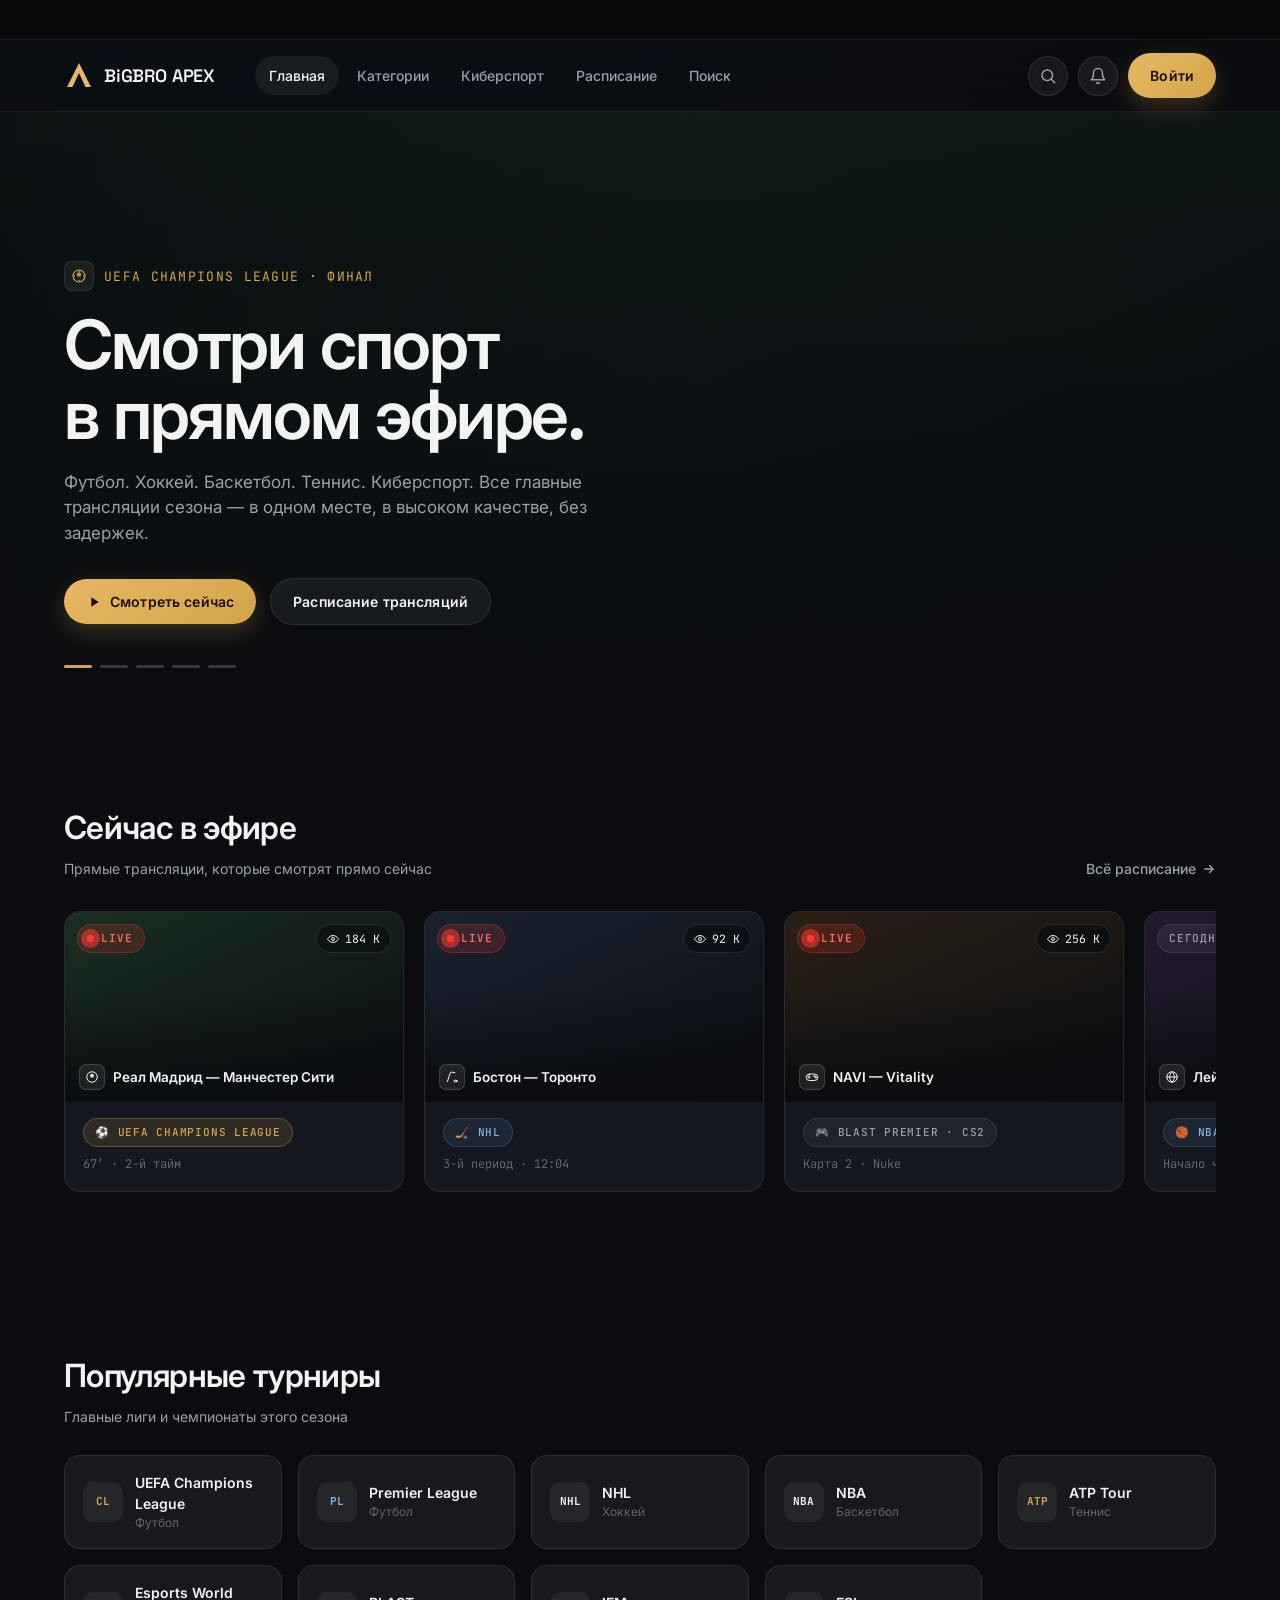
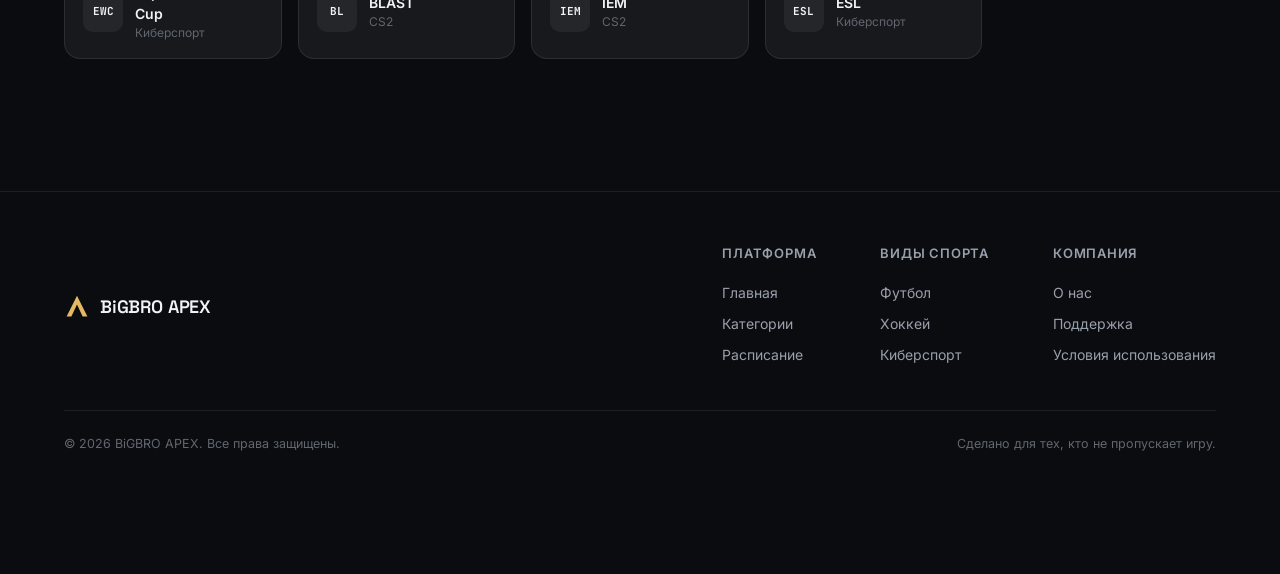
<file: index.html>
<!DOCTYPE html>
<html lang="ru">
<head>
<meta charset="UTF-8" />
<meta name="viewport" content="width=device-width, initial-scale=1.0" />
<title>BiGBRO APEX — Смотри спорт в прямом эфире</title>
<meta name="description" content="BiGBRO APEX — платформа для просмотра прямых трансляций футбола, хоккея, баскетбола, тенниса и киберспорта." />
<link rel="preconnect" href="https://fonts.googleapis.com" />
<link rel="preconnect" href="https://fonts.gstatic.com" crossorigin />
<link href="https://fonts.googleapis.com/css2?family=Space+Grotesk:wght@500;600;700&family=Inter:wght@400;500;600&family=JetBrains+Mono:wght@400;500;600&display=swap" rel="stylesheet" />
<link rel="stylesheet" href="style.css" />
</head>
<body>

<!-- Ticker -->
<div class="ticker">
  <div class="ticker-track">
    <span class="ticker-item"><span class="t-live">● LIVE</span> Реал Мадрид <strong>2–1</strong> Манчестер Сити <span class="t-dot">·</span> 67’</span>
    <span class="ticker-item">NHL <strong>Бостон 3–2 Торонто</strong> <span class="t-dot">·</span> 3-й период</span>
    <span class="ticker-item">NBA сегодня <strong>21:30</strong> Лейкерс — Селтикс</span>
    <span class="ticker-item"><span class="t-live">● LIVE</span> CS2 · BLAST Premier <strong>NAVI 1–0 Vitality</strong> <span class="t-dot">·</span> Карта 2</span>
    <span class="ticker-item">ATP Уимблдон <strong>1/4 финала</strong> · Начало в 15:00</span>
    <span class="ticker-item">Премьер-лига <strong>Арсенал 1–1 Ливерпуль</strong> <span class="t-dot">·</span> 2 тайм</span>
    <!-- duplicate for seamless loop -->
    <span class="ticker-item"><span class="t-live">● LIVE</span> Реал Мадрид <strong>2–1</strong> Манчестер Сити <span class="t-dot">·</span> 67’</span>
    <span class="ticker-item">NHL <strong>Бостон 3–2 Торонто</strong> <span class="t-dot">·</span> 3-й период</span>
    <span class="ticker-item">NBA сегодня <strong>21:30</strong> Лейкерс — Селтикс</span>
    <span class="ticker-item"><span class="t-live">● LIVE</span> CS2 · BLAST Premier <strong>NAVI 1–0 Vitality</strong> <span class="t-dot">·</span> Карта 2</span>
  </div>
</div>

<!-- Nav -->
<header class="nav">
  <div class="container nav-inner">
    <a href="index.html" class="logo">
      <svg width="30" height="30" viewBox="0 0 30 30" fill="none">
        <path d="M15 2L27 26H21.5L15 12L8.5 26H3L15 2Z" fill="url(#g1)"/>
        <defs><linearGradient id="g1" x1="3" y1="2" x2="27" y2="26"><stop stop-color="#E5B862"/><stop offset="1" stop-color="#4F86B3"/></linearGradient></defs>
      </svg>
      BiGBRO APEX
    </a>
    <nav class="nav-links">
      <a href="index.html" class="active">Главная</a>
      <a href="categories.html">Категории</a>
      <a href="esports.html">Киберспорт</a>
      <a href="schedule.html">Расписание</a>
      <a href="search.html">Поиск</a>
    </nav>
    <div class="nav-actions">
      <a href="search.html" class="icon-btn" aria-label="Поиск">
        <svg width="18" height="18" viewBox="0 0 24 24" fill="none" stroke="currentColor" stroke-width="2" stroke-linecap="round"><circle cx="11" cy="11" r="7"/><path d="M21 21l-4.3-4.3"/></svg>
      </a>
      <button class="icon-btn hide-mobile" aria-label="Уведомления">
        <svg width="18" height="18" viewBox="0 0 24 24" fill="none" stroke="currentColor" stroke-width="2" stroke-linecap="round" stroke-linejoin="round"><path d="M18 8a6 6 0 10-12 0c0 7-3 9-3 9h18s-3-2-3-9"/><path d="M13.7 21a2 2 0 01-3.4 0"/></svg>
      </button>
      <a href="#" class="btn btn-primary hide-mobile">Войти</a>
      <button class="nav-toggle" aria-label="Меню">
        <svg width="18" height="18" viewBox="0 0 24 24" fill="none" stroke="currentColor" stroke-width="2" stroke-linecap="round"><path d="M4 6h16M4 12h16M4 18h16"/></svg>
      </button>
    </div>
  </div>
</header>

<!-- Hero: dynamic rotating spotlight -->
<section class="hero">
  <div class="hero-slide active" style="background-image: linear-gradient(155deg, rgba(20,40,30,0.9), rgba(10,12,16,0.95)), url('data:image/svg+xml;utf8,<svg xmlns=%22http://www.w3.org/2000/svg%22 width=%221600%22 height=%22900%22><rect width=%221600%22 height=%22900%22 fill=%22%230a0c10%22/></svg>')"></div>
  <div class="hero-slide" style="background-image: linear-gradient(155deg, rgba(20,30,45,0.9), rgba(10,12,16,0.95))"></div>
  <div class="hero-slide" style="background-image: linear-gradient(155deg, rgba(40,25,15,0.9), rgba(10,12,16,0.95))"></div>
  <div class="hero-slide" style="background-image: linear-gradient(155deg, rgba(30,20,45,0.9), rgba(10,12,16,0.95))"></div>
  <div class="hero-slide" style="background-image: linear-gradient(155deg, rgba(15,35,40,0.9), rgba(10,12,16,0.95))"></div>

  <div class="hero-content">
    <div class="hero-eyebrow">
      <span class="hero-sport-icon">
        <svg width="16" height="16" viewBox="0 0 24 24" fill="none" stroke="#d4a54a" stroke-width="1.6"><circle cx="12" cy="12" r="9"/><path d="M12 6l3.6 2.6-1.4 4.2h-4.4L8.4 8.6 12 6z" fill="#d4a54a" stroke="none" opacity="0.9"/><path d="M12 3v3M12 21v-3M3 12h3M21 12h-3"/></svg>
      </span>
      <span class="hero-tournament">UEFA Champions League · Финал</span>
    </div>
    <h1>Смотри спорт<br/>в прямом эфире.</h1>
    <p>Футбол. Хоккей. Баскетбол. Теннис. Киберспорт. Все главные трансляции сезона — в одном месте, в высоком качестве, без задержек.</p>
    <div class="hero-actions">
      <a href="watch.html" class="btn btn-primary">
        <svg width="16" height="16" viewBox="0 0 24 24" fill="currentColor"><path d="M8 5v14l11-7z"/></svg>
        Смотреть сейчас
      </a>
      <a href="schedule.html" class="btn btn-ghost">Расписание трансляций</a>
    </div>
    <div class="hero-dots">
      <button class="active" aria-label="Слайд 1"><span></span></button>
      <button aria-label="Слайд 2"><span></span></button>
      <button aria-label="Слайд 3"><span></span></button>
      <button aria-label="Слайд 4"><span></span></button>
      <button aria-label="Слайд 5"><span></span></button>
    </div>
  </div>
</section>

<main class="container">

  <!-- Live now carousel -->
  <section class="section" id="live-now">
    <div class="section-head reveal">
      <div>
        <h2>Сейчас в эфире</h2>
        <p class="sub">Прямые трансляции, которые смотрят прямо сейчас</p>
      </div>
      <a href="schedule.html" class="see-all">Всё расписание
        <svg width="14" height="14" viewBox="0 0 24 24" fill="none" stroke="currentColor" stroke-width="2.4" stroke-linecap="round"><path d="M5 12h14M13 6l6 6-6 6"/></svg>
      </a>
    </div>

    <div class="carousel-wrap reveal">
      <div class="carousel">

        <article class="stream-card">
          <a href="watch.html">
            <div class="stream-thumb" style="background: linear-gradient(155deg, #1a2e22, #0a0c10);">
              <div class="stream-thumb-top">
                <span class="live-badge"><span class="live-dot"></span>LIVE</span>
                <span class="viewer-count">
                  <svg width="12" height="12" viewBox="0 0 24 24" fill="none" stroke="currentColor" stroke-width="2"><path d="M1 12s4-7 11-7 11 7 11 7-4 7-11 7-11-7-11-7z"/><circle cx="12" cy="12" r="3"/></svg>
                  184 K
                </span>
              </div>
              <div class="stream-thumb-bottom">
                <span class="tournament-chip"><svg width="14" height="14" viewBox="0 0 24 24" fill="none" stroke="#fff" stroke-width="1.6"><circle cx="12" cy="12" r="9"/><path d="M12 6l3.6 2.6-1.4 4.2h-4.4L8.4 8.6 12 6z" fill="#fff" stroke="none" opacity="0.9"/></svg></span>
                <span class="stream-teams">Реал Мадрид — Манчестер Сити</span>
              </div>
            </div>
          </a>
          <div class="stream-body">
            <div class="stream-meta">
              <span class="badge gold">⚽ UEFA Champions League</span>
            </div>
            <div class="stream-time">67’ · 2-й тайм</div>
          </div>
        </article>

        <article class="stream-card">
          <a href="watch.html">
            <div class="stream-thumb" style="background: linear-gradient(155deg, #1a2230, #0a0c10);">
              <div class="stream-thumb-top">
                <span class="live-badge"><span class="live-dot"></span>LIVE</span>
                <span class="viewer-count">
                  <svg width="12" height="12" viewBox="0 0 24 24" fill="none" stroke="currentColor" stroke-width="2"><path d="M1 12s4-7 11-7 11 7 11 7-4 7-11 7-11-7-11-7z"/><circle cx="12" cy="12" r="3"/></svg>
                  92 K
                </span>
              </div>
              <div class="stream-thumb-bottom">
                <span class="tournament-chip"><svg width="14" height="14" viewBox="0 0 24 24" fill="none" stroke="#fff" stroke-width="1.6" stroke-linecap="round" stroke-linejoin="round"><path d="M4 20l5-15c.3-1 1.2-1.6 2.2-1.4l6 1.2"/><ellipse cx="18" cy="19" rx="3" ry="1.4"/></svg></span>
                <span class="stream-teams">Бостон — Торонто</span>
              </div>
            </div>
          </a>
          <div class="stream-body">
            <div class="stream-meta"><span class="badge steel">🏒 NHL</span></div>
            <div class="stream-time">3-й период · 12:04</div>
          </div>
        </article>

        <article class="stream-card">
          <a href="watch.html">
            <div class="stream-thumb" style="background: linear-gradient(155deg, #2a2016, #0a0c10);">
              <div class="stream-thumb-top">
                <span class="live-badge"><span class="live-dot"></span>LIVE</span>
                <span class="viewer-count">
                  <svg width="12" height="12" viewBox="0 0 24 24" fill="none" stroke="currentColor" stroke-width="2"><path d="M1 12s4-7 11-7 11 7 11 7-4 7-11 7-11-7-11-7z"/><circle cx="12" cy="12" r="3"/></svg>
                  256 K
                </span>
              </div>
              <div class="stream-thumb-bottom">
                <span class="tournament-chip"><svg width="14" height="14" viewBox="0 0 24 24" fill="none" stroke="#fff" stroke-width="1.6" stroke-linecap="round" stroke-linejoin="round"><rect x="2" y="7" width="20" height="11" rx="5.5"/><path d="M7 10v4M5 12h4"/><circle cx="16" cy="10.5" r="1"/><circle cx="18.5" cy="13" r="1"/></svg></span>
                <span class="stream-teams">NAVI — Vitality</span>
              </div>
            </div>
          </a>
          <div class="stream-body">
            <div class="stream-meta"><span class="badge">🎮 BLAST Premier · CS2</span></div>
            <div class="stream-time">Карта 2 · Nuke</div>
          </div>
        </article>

        <article class="stream-card">
          <a href="watch.html">
            <div class="stream-thumb" style="background: linear-gradient(155deg, #241a2e, #0a0c10);">
              <div class="stream-thumb-top">
                <span class="badge">Сегодня 21:30</span>
                <span class="viewer-count">
                  <svg width="12" height="12" viewBox="0 0 24 24" fill="none" stroke="currentColor" stroke-width="2"><path d="M1 12s4-7 11-7 11 7 11 7-4 7-11 7-11-7-11-7z"/><circle cx="12" cy="12" r="3"/></svg>
                  61 K
                </span>
              </div>
              <div class="stream-thumb-bottom">
                <span class="tournament-chip"><svg width="14" height="14" viewBox="0 0 24 24" fill="none" stroke="#fff" stroke-width="1.6"><circle cx="12" cy="12" r="9"/><path d="M3 12h18M12 3c2.5 2.5 4 5.6 4 9s-1.5 6.5-4 9M12 3c-2.5 2.5-4 5.6-4 9s1.5 6.5 4 9"/></svg></span>
                <span class="stream-teams">Лейкерс — Селтикс</span>
              </div>
            </div>
          </a>
          <div class="stream-body">
            <div class="stream-meta"><span class="badge steel">🏀 NBA</span></div>
            <div class="stream-time">Начало через 2 ч 10 мин</div>
          </div>
        </article>

        <article class="stream-card">
          <a href="watch.html">
            <div class="stream-thumb" style="background: linear-gradient(155deg, #16262a, #0a0c10);">
              <div class="stream-thumb-top">
                <span class="live-badge"><span class="live-dot"></span>LIVE</span>
                <span class="viewer-count">
                  <svg width="12" height="12" viewBox="0 0 24 24" fill="none" stroke="currentColor" stroke-width="2"><path d="M1 12s4-7 11-7 11 7 11 7-4 7-11 7-11-7-11-7z"/><circle cx="12" cy="12" r="3"/></svg>
                  38 K
                </span>
              </div>
              <div class="stream-thumb-bottom">
                <span class="tournament-chip"><svg width="14" height="14" viewBox="0 0 24 24" fill="none" stroke="#fff" stroke-width="1.6"><circle cx="12" cy="12" r="9"/><path d="M4 7c3 2 4 4.5 4 9M20 7c-3 2-4 4.5-4 9"/></svg></span>
                <span class="stream-teams">Алькарас — Синнер</span>
              </div>
            </div>
          </a>
          <div class="stream-body">
            <div class="stream-meta"><span class="badge gold">🎾 ATP · Уимблдон</span></div>
            <div class="stream-time">3-й сет · 4:3</div>
          </div>
        </article>

      </div>
    </div>
  </section>

  <!-- Popular tournaments -->
  <section class="section">
    <div class="section-head reveal">
      <div>
        <h2>Популярные турниры</h2>
        <p class="sub">Главные лиги и чемпионаты этого сезона</p>
      </div>
    </div>
    <div class="tournament-row reveal">
      <div class="tournament-pill"><span class="mark" style="font-family:var(--font-mono);font-size:11px;font-weight:700;color:#d4a54a;">CL</span><div><div class="name">UEFA Champions League</div><div class="meta">Футбол</div></div></div>
      <div class="tournament-pill"><span class="mark" style="font-family:var(--font-mono);font-size:11px;font-weight:700;color:#7fb3dd;">PL</span><div><div class="name">Premier League</div><div class="meta">Футбол</div></div></div>
      <div class="tournament-pill"><span class="mark" style="font-family:var(--font-mono);font-size:11px;font-weight:700;">NHL</span><div><div class="name">NHL</div><div class="meta">Хоккей</div></div></div>
      <div class="tournament-pill"><span class="mark" style="font-family:var(--font-mono);font-size:11px;font-weight:700;">NBA</span><div><div class="name">NBA</div><div class="meta">Баскетбол</div></div></div>
      <div class="tournament-pill"><span class="mark" style="font-family:var(--font-mono);font-size:11px;font-weight:700;color:#d4a54a;">ATP</span><div><div class="name">ATP Tour</div><div class="meta">Теннис</div></div></div>
      <div class="tournament-pill"><span class="mark" style="font-family:var(--font-mono);font-size:11px;font-weight:700;">EWC</span><div><div class="name">Esports World Cup</div><div class="meta">Киберспорт</div></div></div>
      <div class="tournament-pill"><span class="mark" style="font-family:var(--font-mono);font-size:11px;font-weight:700;">BL</span><div><div class="name">BLAST</div><div class="meta">CS2</div></div></div>
      <div class="tournament-pill"><span class="mark" style="font-family:var(--font-mono);font-size:11px;font-weight:700;">IEM</span><div><div class="name">IEM</div><div class="meta">CS2</div></div></div>
      <div class="tournament-pill"><span class="mark" style="font-family:var(--font-mono);font-size:11px;font-weight:700;">ESL</span><div><div class="name">ESL</div><div class="meta">Киберспорт</div></div></div>
    </div>
  </section>

</main>

<footer class="footer">
  <div class="container">
    <div class="footer-top">
      <a href="index.html" class="logo">
        <svg width="26" height="26" viewBox="0 0 30 30" fill="none"><path d="M15 2L27 26H21.5L15 12L8.5 26H3L15 2Z" fill="url(#g2)"/><defs><linearGradient id="g2" x1="3" y1="2" x2="27" y2="26"><stop stop-color="#E5B862"/><stop offset="1" stop-color="#4F86B3"/></linearGradient></defs></svg>
        BiGBRO APEX
      </a>
      <div class="footer-cols">
        <div class="footer-col">
          <h4>Платформа</h4>
          <a href="index.html">Главная</a>
          <a href="categories.html">Категории</a>
          <a href="schedule.html">Расписание</a>
        </div>
        <div class="footer-col">
          <h4>Виды спорта</h4>
          <a href="categories.html">Футбол</a>
          <a href="categories.html">Хоккей</a>
          <a href="esports.html">Киберспорт</a>
        </div>
        <div class="footer-col">
          <h4>Компания</h4>
          <a href="#">О нас</a>
          <a href="#">Поддержка</a>
          <a href="#">Условия использования</a>
        </div>
      </div>
    </div>
    <div class="footer-bottom">
      <span>© 2026 BiGBRO APEX. Все права защищены.</span>
      <span>Сделано для тех, кто не пропускает игру.</span>
    </div>
  </div>
</footer>

<nav class="mobile-nav">
  <a href="index.html" class="active">
    <svg width="20" height="20" viewBox="0 0 24 24" fill="none" stroke="currentColor" stroke-width="2" stroke-linecap="round" stroke-linejoin="round"><path d="M3 11l9-8 9 8"/><path d="M5 10v10h14V10"/></svg>
    Главная
  </a>
  <a href="categories.html">
    <svg width="20" height="20" viewBox="0 0 24 24" fill="none" stroke="currentColor" stroke-width="2" stroke-linecap="round" stroke-linejoin="round"><rect x="3" y="3" width="7" height="7" rx="1.5"/><rect x="14" y="3" width="7" height="7" rx="1.5"/><rect x="3" y="14" width="7" height="7" rx="1.5"/><rect x="14" y="14" width="7" height="7" rx="1.5"/></svg>
    Категории
  </a>
  <a href="watch.html">
    <svg width="20" height="20" viewBox="0 0 24 24" fill="none" stroke="currentColor" stroke-width="2" stroke-linecap="round" stroke-linejoin="round"><circle cx="12" cy="12" r="9"/><circle cx="12" cy="12" r="3"/></svg>
    LIVE
  </a>
  <a href="schedule.html">
    <svg width="20" height="20" viewBox="0 0 24 24" fill="none" stroke="currentColor" stroke-width="2" stroke-linecap="round" stroke-linejoin="round"><rect x="3" y="4" width="18" height="17" rx="2"/><path d="M3 9h18M8 2v4M16 2v4"/></svg>
    Расписание
  </a>
  <a href="search.html">
    <svg width="20" height="20" viewBox="0 0 24 24" fill="none" stroke="currentColor" stroke-width="2" stroke-linecap="round"><circle cx="11" cy="11" r="7"/><path d="M21 21l-4.3-4.3"/></svg>
    Поиск
  </a>
</nav>

<script src="script.js"></script>
</body>
</html>
</file>
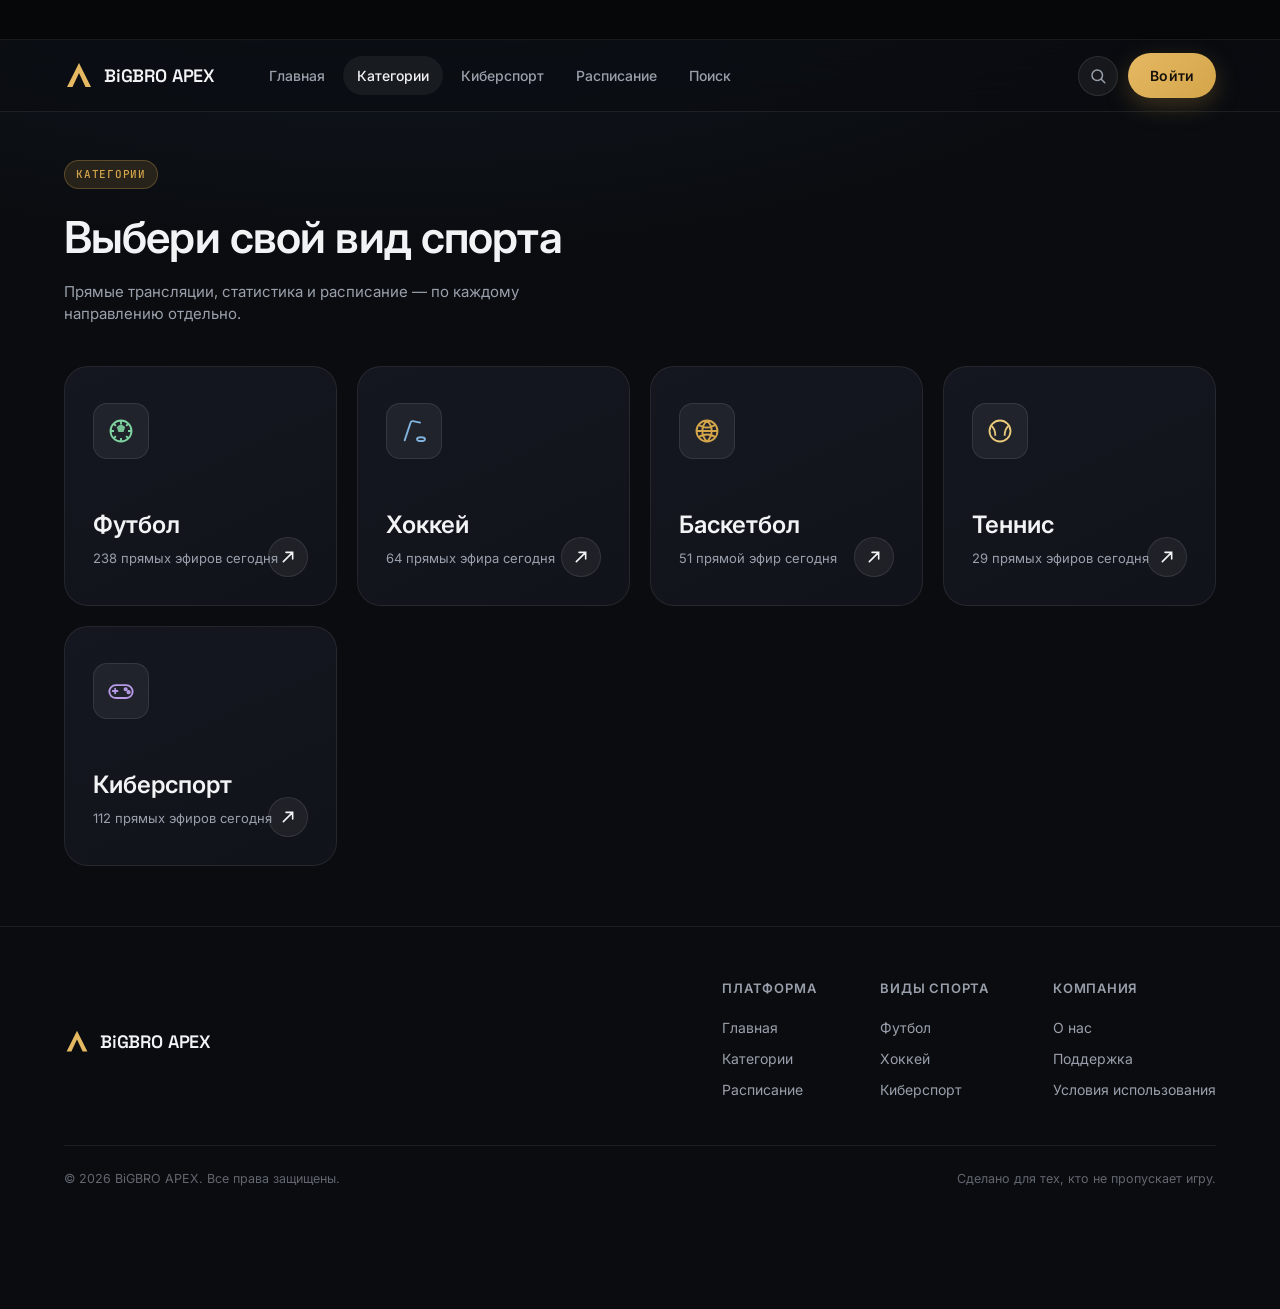
<file: categories.html>
<!DOCTYPE html>
<html lang="ru">
<head>
<meta charset="UTF-8" />
<meta name="viewport" content="width=device-width, initial-scale=1.0" />
<title>Категории — BiGBRO APEX</title>
<link rel="preconnect" href="https://fonts.googleapis.com" />
<link rel="preconnect" href="https://fonts.gstatic.com" crossorigin />
<link href="https://fonts.googleapis.com/css2?family=Space+Grotesk:wght@500;600;700&family=Inter:wght@400;500;600&family=JetBrains+Mono:wght@400;500;600&display=swap" rel="stylesheet" />
<link rel="stylesheet" href="style.css" />
</head>
<body>

<div class="ticker">
  <div class="ticker-track">
    <span class="ticker-item"><span class="t-live">● LIVE</span> Реал Мадрид <strong>2–1</strong> Манчестер Сити <span class="t-dot">·</span> 67’</span>
    <span class="ticker-item">NHL <strong>Бостон 3–2 Торонто</strong> <span class="t-dot">·</span> 3-й период</span>
    <span class="ticker-item">NBA сегодня <strong>21:30</strong> Лейкерс — Селтикс</span>
    <span class="ticker-item"><span class="t-live">● LIVE</span> CS2 · BLAST Premier <strong>NAVI 1–0 Vitality</strong></span>
    <span class="ticker-item"><span class="t-live">● LIVE</span> Реал Мадрид <strong>2–1</strong> Манчестер Сити <span class="t-dot">·</span> 67’</span>
    <span class="ticker-item">NHL <strong>Бостон 3–2 Торонто</strong> <span class="t-dot">·</span> 3-й период</span>
  </div>
</div>

<header class="nav">
  <div class="container nav-inner">
    <a href="index.html" class="logo">
      <svg width="30" height="30" viewBox="0 0 30 30" fill="none"><path d="M15 2L27 26H21.5L15 12L8.5 26H3L15 2Z" fill="url(#g1)"/><defs><linearGradient id="g1" x1="3" y1="2" x2="27" y2="26"><stop stop-color="#E5B862"/><stop offset="1" stop-color="#4F86B3"/></linearGradient></defs></svg>
      BiGBRO APEX
    </a>
    <nav class="nav-links">
      <a href="index.html">Главная</a>
      <a href="categories.html" class="active">Категории</a>
      <a href="esports.html">Киберспорт</a>
      <a href="schedule.html">Расписание</a>
      <a href="search.html">Поиск</a>
    </nav>
    <div class="nav-actions">
      <a href="search.html" class="icon-btn" aria-label="Поиск">
        <svg width="18" height="18" viewBox="0 0 24 24" fill="none" stroke="currentColor" stroke-width="2" stroke-linecap="round"><circle cx="11" cy="11" r="7"/><path d="M21 21l-4.3-4.3"/></svg>
      </a>
      <a href="#" class="btn btn-primary hide-mobile">Войти</a>
      <button class="nav-toggle" aria-label="Меню">
        <svg width="18" height="18" viewBox="0 0 24 24" fill="none" stroke="currentColor" stroke-width="2" stroke-linecap="round"><path d="M4 6h16M4 12h16M4 18h16"/></svg>
      </button>
    </div>
  </div>
</header>

<main class="container" style="padding-top: 48px;">

  <div class="reveal" style="margin-bottom:40px;">
    <span class="badge gold">Категории</span>
    <h1 style="font-family:var(--font-display);font-size:clamp(30px,4vw,44px);font-weight:600;letter-spacing:-0.02em;margin-top:16px;">Выбери свой вид спорта</h1>
    <p style="color:var(--text-2);font-size:15px;max-width:520px;margin-top:10px;">Прямые трансляции, статистика и расписание — по каждому направлению отдельно.</p>
  </div>

  <div class="category-grid reveal">

    <a href="index.html" class="category-card" style="--spot: rgba(79,180,120,0.18);">
      <div class="cat-icon">
        <svg width="28" height="28" viewBox="0 0 24 24" fill="none" stroke="#7fd3a0" stroke-width="1.6"><circle cx="12" cy="12" r="9"/><path d="M12 6l3.6 2.6-1.4 4.2h-4.4L8.4 8.6 12 6z" fill="#7fd3a0" stroke="none" opacity="0.9"/><path d="M12 3v3M12 21v-3M3 12h3M21 12h-3M5.6 5.6l2 2M18.4 5.6l-2 2M5.6 18.4l2-2M18.4 18.4l-2-2"/></svg>
      </div>
      <div>
        <h3>Футбол</h3>
        <div class="count">238 прямых эфиров сегодня</div>
      </div>
      <div class="go">
        <svg width="16" height="16" viewBox="0 0 24 24" fill="none" stroke="currentColor" stroke-width="2.4" stroke-linecap="round"><path d="M5 19L19 5M9 5h10v10"/></svg>
      </div>
    </a>

    <a href="index.html" class="category-card" style="--spot: rgba(79,134,179,0.2);">
      <div class="cat-icon">
        <svg width="28" height="28" viewBox="0 0 24 24" fill="none" stroke="#7fb3dd" stroke-width="1.6" stroke-linecap="round" stroke-linejoin="round"><path d="M4 20l5-15c.3-1 1.2-1.6 2.2-1.4l6 1.2"/><ellipse cx="18" cy="19" rx="3.4" ry="1.6"/></svg>
      </div>
      <div>
        <h3>Хоккей</h3>
        <div class="count">64 прямых эфира сегодня</div>
      </div>
      <div class="go">
        <svg width="16" height="16" viewBox="0 0 24 24" fill="none" stroke="currentColor" stroke-width="2.4" stroke-linecap="round"><path d="M5 19L19 5M9 5h10v10"/></svg>
      </div>
    </a>

    <a href="index.html" class="category-card" style="--spot: rgba(212,165,74,0.2);">
      <div class="cat-icon">
        <svg width="28" height="28" viewBox="0 0 24 24" fill="none" stroke="#d4a54a" stroke-width="1.6"><circle cx="12" cy="12" r="9"/><path d="M3 12h18M12 3c2.5 2.5 4 5.6 4 9s-1.5 6.5-4 9M12 3c-2.5 2.5-4 5.6-4 9s1.5 6.5 4 9M4.5 6.5c2 1.6 4.7 2.5 7.5 2.5s5.5-.9 7.5-2.5M4.5 17.5c2-1.6 4.7-2.5 7.5-2.5s5.5.9 7.5 2.5"/></svg>
      </div>
      <div>
        <h3>Баскетбол</h3>
        <div class="count">51 прямой эфир сегодня</div>
      </div>
      <div class="go">
        <svg width="16" height="16" viewBox="0 0 24 24" fill="none" stroke="currentColor" stroke-width="2.4" stroke-linecap="round"><path d="M5 19L19 5M9 5h10v10"/></svg>
      </div>
    </a>

    <a href="index.html" class="category-card" style="--spot: rgba(212,165,74,0.16);">
      <div class="cat-icon">
        <svg width="28" height="28" viewBox="0 0 24 24" fill="none" stroke="#e8c97a" stroke-width="1.6"><circle cx="12" cy="12" r="9"/><path d="M4 7c3 2 4 4.5 4 9M20 7c-3 2-4 4.5-4 9"/></svg>
      </div>
      <div>
        <h3>Теннис</h3>
        <div class="count">29 прямых эфиров сегодня</div>
      </div>
      <div class="go">
        <svg width="16" height="16" viewBox="0 0 24 24" fill="none" stroke="currentColor" stroke-width="2.4" stroke-linecap="round"><path d="M5 19L19 5M9 5h10v10"/></svg>
      </div>
    </a>

    <a href="esports.html" class="category-card" style="--spot: rgba(155,120,220,0.2); grid-column: span 1;">
      <div class="cat-icon">
        <svg width="28" height="28" viewBox="0 0 24 24" fill="none" stroke="#b79ae8" stroke-width="1.6" stroke-linecap="round" stroke-linejoin="round"><rect x="2" y="7" width="20" height="11" rx="5.5"/><path d="M7 10v4M5 12h4"/><circle cx="16" cy="10.5" r="1"/><circle cx="18.5" cy="13" r="1"/></svg>
      </div>
      <div>
        <h3>Киберспорт</h3>
        <div class="count">112 прямых эфиров сегодня</div>
      </div>
      <div class="go">
        <svg width="16" height="16" viewBox="0 0 24 24" fill="none" stroke="currentColor" stroke-width="2.4" stroke-linecap="round"><path d="M5 19L19 5M9 5h10v10"/></svg>
      </div>
    </a>

  </div>
</main>

<footer class="footer">
  <div class="container">
    <div class="footer-top">
      <a href="index.html" class="logo">
        <svg width="26" height="26" viewBox="0 0 30 30" fill="none"><path d="M15 2L27 26H21.5L15 12L8.5 26H3L15 2Z" fill="url(#g2)"/><defs><linearGradient id="g2" x1="3" y1="2" x2="27" y2="26"><stop stop-color="#E5B862"/><stop offset="1" stop-color="#4F86B3"/></linearGradient></defs></svg>
        BiGBRO APEX
      </a>
      <div class="footer-cols">
        <div class="footer-col">
          <h4>Платформа</h4>
          <a href="index.html">Главная</a>
          <a href="categories.html">Категории</a>
          <a href="schedule.html">Расписание</a>
        </div>
        <div class="footer-col">
          <h4>Виды спорта</h4>
          <a href="categories.html">Футбол</a>
          <a href="categories.html">Хоккей</a>
          <a href="esports.html">Киберспорт</a>
        </div>
        <div class="footer-col">
          <h4>Компания</h4>
          <a href="#">О нас</a>
          <a href="#">Поддержка</a>
          <a href="#">Условия использования</a>
        </div>
      </div>
    </div>
    <div class="footer-bottom">
      <span>© 2026 BiGBRO APEX. Все права защищены.</span>
      <span>Сделано для тех, кто не пропускает игру.</span>
    </div>
  </div>
</footer>

<nav class="mobile-nav">
  <a href="index.html">
    <svg width="20" height="20" viewBox="0 0 24 24" fill="none" stroke="currentColor" stroke-width="2" stroke-linecap="round" stroke-linejoin="round"><path d="M3 11l9-8 9 8"/><path d="M5 10v10h14V10"/></svg>
    Главная
  </a>
  <a href="categories.html" class="active">
    <svg width="20" height="20" viewBox="0 0 24 24" fill="none" stroke="currentColor" stroke-width="2" stroke-linecap="round" stroke-linejoin="round"><rect x="3" y="3" width="7" height="7" rx="1.5"/><rect x="14" y="3" width="7" height="7" rx="1.5"/><rect x="3" y="14" width="7" height="7" rx="1.5"/><rect x="14" y="14" width="7" height="7" rx="1.5"/></svg>
    Категории
  </a>
  <a href="watch.html">
    <svg width="20" height="20" viewBox="0 0 24 24" fill="none" stroke="currentColor" stroke-width="2" stroke-linecap="round" stroke-linejoin="round"><circle cx="12" cy="12" r="9"/><circle cx="12" cy="12" r="3"/></svg>
    LIVE
  </a>
  <a href="schedule.html">
    <svg width="20" height="20" viewBox="0 0 24 24" fill="none" stroke="currentColor" stroke-width="2" stroke-linecap="round" stroke-linejoin="round"><rect x="3" y="4" width="18" height="17" rx="2"/><path d="M3 9h18M8 2v4M16 2v4"/></svg>
    Расписание
  </a>
  <a href="search.html">
    <svg width="20" height="20" viewBox="0 0 24 24" fill="none" stroke="currentColor" stroke-width="2" stroke-linecap="round"><circle cx="11" cy="11" r="7"/><path d="M21 21l-4.3-4.3"/></svg>
    Поиск
  </a>
</nav>

<script src="script.js"></script>
</body>
</html>
</file>
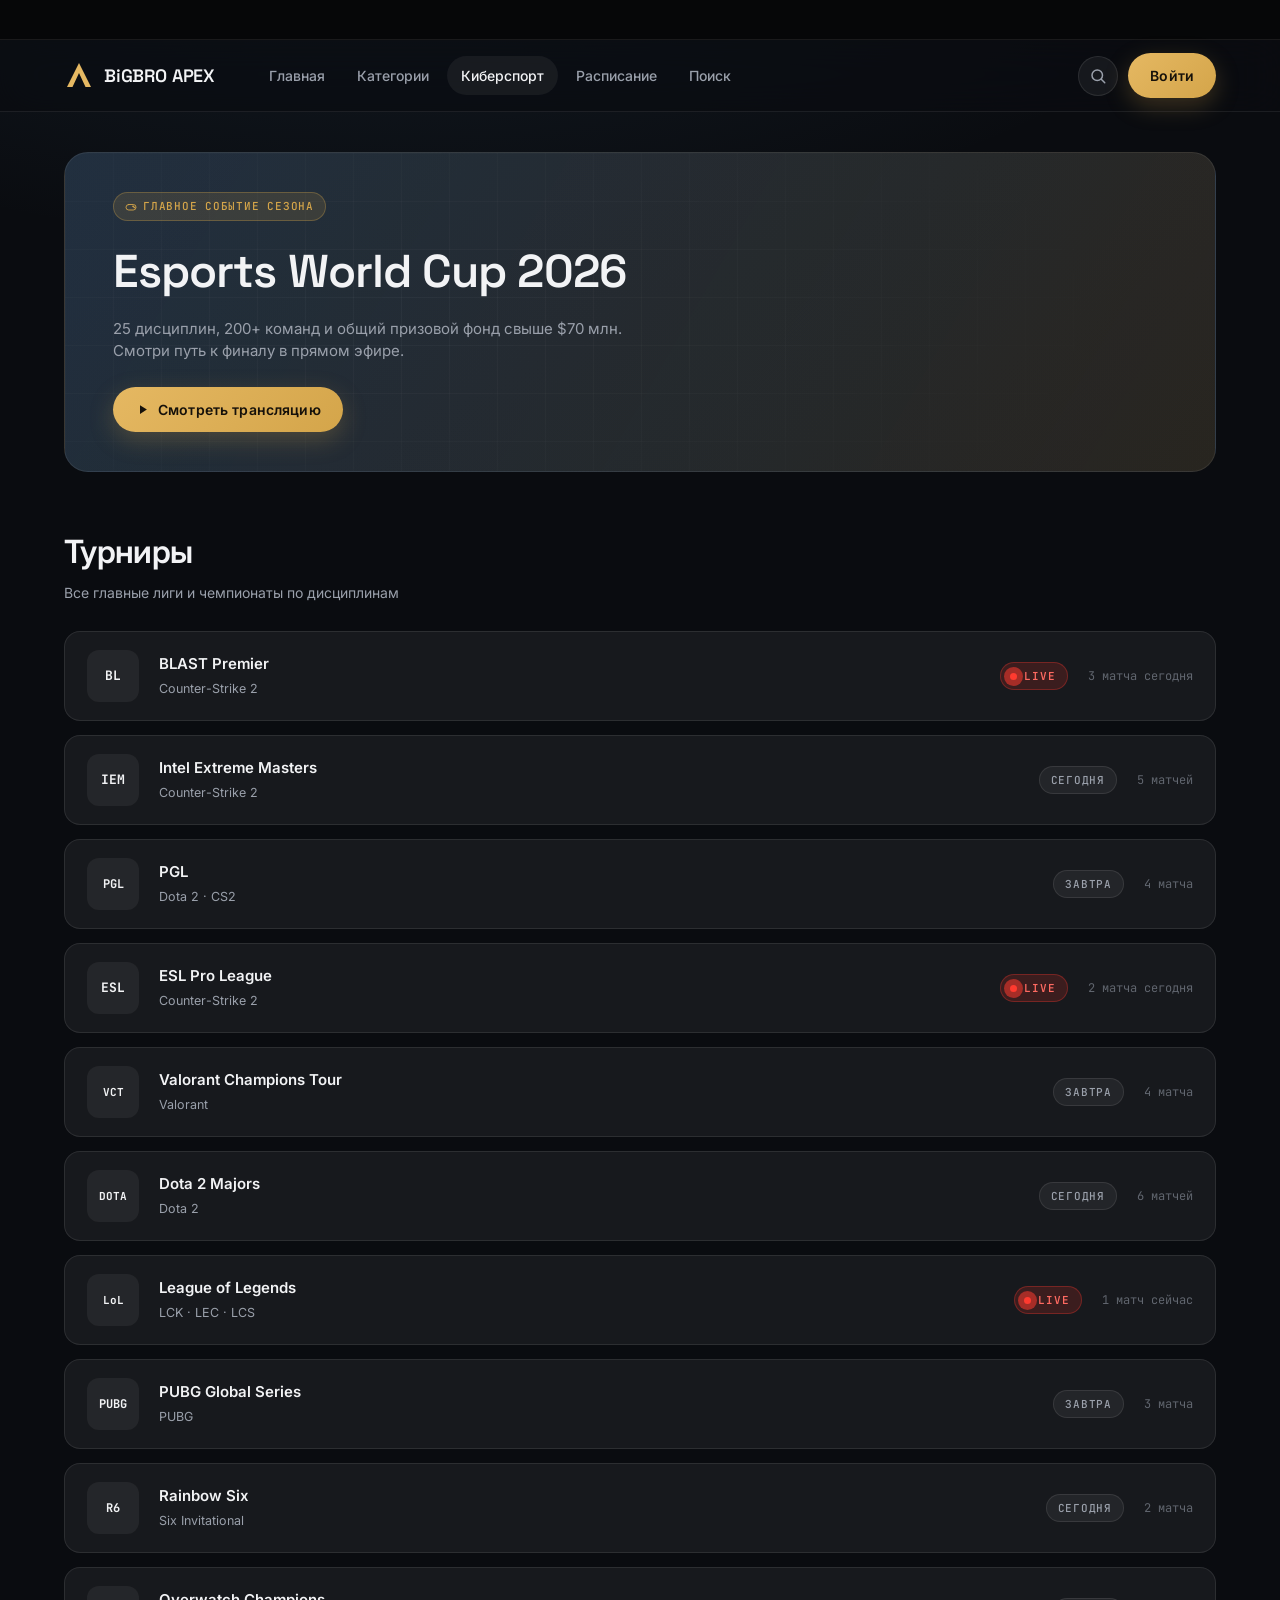
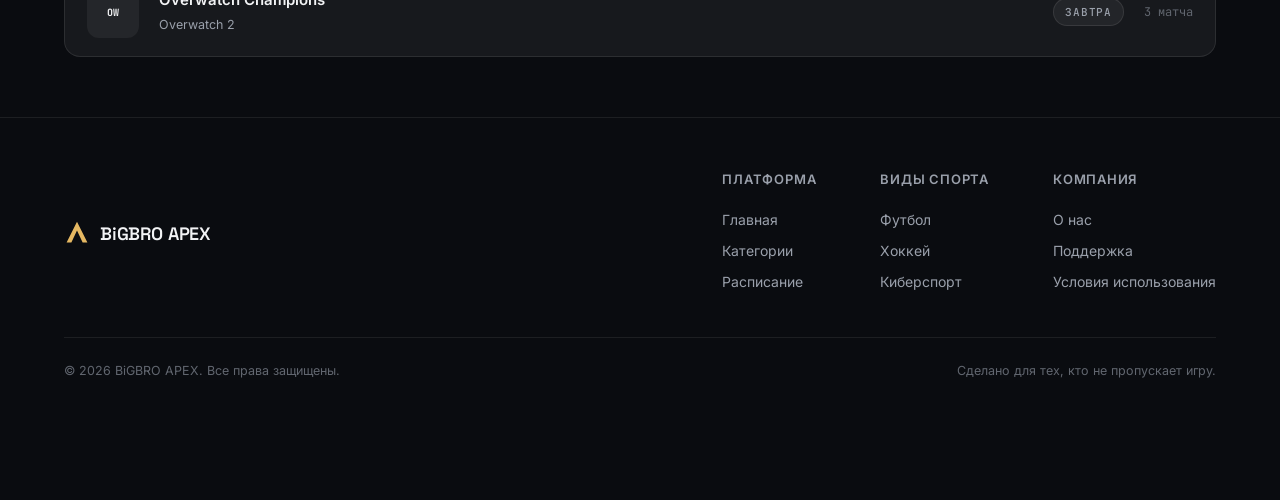
<file: esports.html>
<!DOCTYPE html>
<html lang="ru">
<head>
<meta charset="UTF-8" />
<meta name="viewport" content="width=device-width, initial-scale=1.0" />
<title>Киберспорт — BiGBRO APEX</title>
<link rel="preconnect" href="https://fonts.googleapis.com" />
<link rel="preconnect" href="https://fonts.gstatic.com" crossorigin />
<link href="https://fonts.googleapis.com/css2?family=Space+Grotesk:wght@500;600;700&family=Inter:wght@400;500;600&family=JetBrains+Mono:wght@400;500;600&display=swap" rel="stylesheet" />
<link rel="stylesheet" href="style.css" />
</head>
<body>

<div class="ticker">
  <div class="ticker-track">
    <span class="ticker-item"><span class="t-live">● LIVE</span> CS2 · BLAST Premier <strong>NAVI 1–0 Vitality</strong> <span class="t-dot">·</span> Карта 2</span>
    <span class="ticker-item">Dota 2 · ESL Pro League <strong>Сегодня 18:00</strong></span>
    <span class="ticker-item">Valorant Champions Tour <strong>Завтра</strong> · 4 матча</span>
    <span class="ticker-item"><span class="t-live">● LIVE</span> League of Legends · PGL <strong>T1 2–1 Gen.G</strong></span>
    <span class="ticker-item"><span class="t-live">● LIVE</span> CS2 · BLAST Premier <strong>NAVI 1–0 Vitality</strong> <span class="t-dot">·</span> Карта 2</span>
    <span class="ticker-item">Dota 2 · ESL Pro League <strong>Сегодня 18:00</strong></span>
  </div>
</div>

<header class="nav">
  <div class="container nav-inner">
    <a href="index.html" class="logo">
      <svg width="30" height="30" viewBox="0 0 30 30" fill="none"><path d="M15 2L27 26H21.5L15 12L8.5 26H3L15 2Z" fill="url(#g1)"/><defs><linearGradient id="g1" x1="3" y1="2" x2="27" y2="26"><stop stop-color="#E5B862"/><stop offset="1" stop-color="#4F86B3"/></linearGradient></defs></svg>
      BiGBRO APEX
    </a>
    <nav class="nav-links">
      <a href="index.html">Главная</a>
      <a href="categories.html">Категории</a>
      <a href="esports.html" class="active">Киберспорт</a>
      <a href="schedule.html">Расписание</a>
      <a href="search.html">Поиск</a>
    </nav>
    <div class="nav-actions">
      <a href="search.html" class="icon-btn" aria-label="Поиск">
        <svg width="18" height="18" viewBox="0 0 24 24" fill="none" stroke="currentColor" stroke-width="2" stroke-linecap="round"><circle cx="11" cy="11" r="7"/><path d="M21 21l-4.3-4.3"/></svg>
      </a>
      <a href="#" class="btn btn-primary hide-mobile">Войти</a>
      <button class="nav-toggle" aria-label="Меню">
        <svg width="18" height="18" viewBox="0 0 24 24" fill="none" stroke="currentColor" stroke-width="2" stroke-linecap="round"><path d="M4 6h16M4 12h16M4 18h16"/></svg>
      </button>
    </div>
  </div>
</header>

<main class="container" style="padding-top: 40px;">

  <div class="page-banner reveal">
    <div class="page-banner-content">
      <span class="badge gold">
        <svg width="12" height="12" viewBox="0 0 24 24" fill="none" stroke="#d4a54a" stroke-width="1.8" stroke-linecap="round" stroke-linejoin="round"><rect x="2" y="7" width="20" height="11" rx="5.5"/><circle cx="16" cy="10.5" r="1"/><circle cx="18.5" cy="13" r="1"/></svg>
        Главное событие сезона
      </span>
      <h1>Esports World Cup 2026</h1>
      <p>25 дисциплин, 200+ команд и общий призовой фонд свыше $70 млн. Смотри путь к финалу в прямом эфире.</p>
      <div style="margin-top:24px; display:flex; gap:12px;">
        <a href="watch.html" class="btn btn-primary">
          <svg width="15" height="15" viewBox="0 0 24 24" fill="currentColor"><path d="M8 5v14l11-7z"/></svg>
          Смотреть трансляцию
        </a>
      </div>
    </div>
  </div>

  <div class="section-head reveal">
    <div>
      <h2>Турниры</h2>
      <p class="sub">Все главные лиги и чемпионаты по дисциплинам</p>
    </div>
  </div>

  <div class="esports-list reveal">

    <a href="watch.html" class="esports-row">
      <span class="esports-mark" style="font-family:var(--font-mono);font-weight:700;font-size:13px;">BL</span>
      <div class="esports-info"><div class="name">BLAST Premier</div><div class="game">Counter-Strike 2</div></div>
      <span class="live-badge"><span class="live-dot"></span>LIVE</span>
      <span class="esports-matches">3 матча сегодня</span>
    </a>

    <a href="watch.html" class="esports-row">
      <span class="esports-mark" style="font-family:var(--font-mono);font-weight:700;font-size:13px;">IEM</span>
      <div class="esports-info"><div class="name">Intel Extreme Masters</div><div class="game">Counter-Strike 2</div></div>
      <span class="badge">Сегодня</span>
      <span class="esports-matches">5 матчей</span>
    </a>

    <a href="watch.html" class="esports-row">
      <span class="esports-mark" style="font-family:var(--font-mono);font-weight:700;font-size:12px;">PGL</span>
      <div class="esports-info"><div class="name">PGL</div><div class="game">Dota 2 · CS2</div></div>
      <span class="badge">Завтра</span>
      <span class="esports-matches">4 матча</span>
    </a>

    <a href="watch.html" class="esports-row">
      <span class="esports-mark" style="font-family:var(--font-mono);font-weight:700;font-size:13px;">ESL</span>
      <div class="esports-info"><div class="name">ESL Pro League</div><div class="game">Counter-Strike 2</div></div>
      <span class="live-badge"><span class="live-dot"></span>LIVE</span>
      <span class="esports-matches">2 матча сегодня</span>
    </a>

    <a href="watch.html" class="esports-row">
      <span class="esports-mark" style="font-family:var(--font-mono);font-weight:700;font-size:11px;">VCT</span>
      <div class="esports-info"><div class="name">Valorant Champions Tour</div><div class="game">Valorant</div></div>
      <span class="badge">Завтра</span>
      <span class="esports-matches">4 матча</span>
    </a>

    <a href="watch.html" class="esports-row">
      <span class="esports-mark" style="font-family:var(--font-mono);font-weight:700;font-size:11px;">DOTA</span>
      <div class="esports-info"><div class="name">Dota 2 Majors</div><div class="game">Dota 2</div></div>
      <span class="badge">Сегодня</span>
      <span class="esports-matches">6 матчей</span>
    </a>

    <a href="watch.html" class="esports-row">
      <span class="esports-mark" style="font-family:var(--font-mono);font-weight:700;font-size:11px;">LoL</span>
      <div class="esports-info"><div class="name">League of Legends</div><div class="game">LCK · LEC · LCS</div></div>
      <span class="live-badge"><span class="live-dot"></span>LIVE</span>
      <span class="esports-matches">1 матч сейчас</span>
    </a>

    <a href="watch.html" class="esports-row">
      <span class="esports-mark" style="font-family:var(--font-mono);font-weight:700;font-size:12px;">PUBG</span>
      <div class="esports-info"><div class="name">PUBG Global Series</div><div class="game">PUBG</div></div>
      <span class="badge">Завтра</span>
      <span class="esports-matches">3 матча</span>
    </a>

    <a href="watch.html" class="esports-row">
      <span class="esports-mark" style="font-family:var(--font-mono);font-weight:700;font-size:12px;">R6</span>
      <div class="esports-info"><div class="name">Rainbow Six</div><div class="game">Six Invitational</div></div>
      <span class="badge">Сегодня</span>
      <span class="esports-matches">2 матча</span>
    </a>

    <a href="watch.html" class="esports-row">
      <span class="esports-mark" style="font-family:var(--font-mono);font-weight:700;font-size:10px;">OW</span>
      <div class="esports-info"><div class="name">Overwatch Champions</div><div class="game">Overwatch 2</div></div>
      <span class="badge">Завтра</span>
      <span class="esports-matches">3 матча</span>
    </a>

  </div>

</main>

<footer class="footer">
  <div class="container">
    <div class="footer-top">
      <a href="index.html" class="logo">
        <svg width="26" height="26" viewBox="0 0 30 30" fill="none"><path d="M15 2L27 26H21.5L15 12L8.5 26H3L15 2Z" fill="url(#g2)"/><defs><linearGradient id="g2" x1="3" y1="2" x2="27" y2="26"><stop stop-color="#E5B862"/><stop offset="1" stop-color="#4F86B3"/></linearGradient></defs></svg>
        BiGBRO APEX
      </a>
      <div class="footer-cols">
        <div class="footer-col">
          <h4>Платформа</h4>
          <a href="index.html">Главная</a>
          <a href="categories.html">Категории</a>
          <a href="schedule.html">Расписание</a>
        </div>
        <div class="footer-col">
          <h4>Виды спорта</h4>
          <a href="categories.html">Футбол</a>
          <a href="categories.html">Хоккей</a>
          <a href="esports.html">Киберспорт</a>
        </div>
        <div class="footer-col">
          <h4>Компания</h4>
          <a href="#">О нас</a>
          <a href="#">Поддержка</a>
          <a href="#">Условия использования</a>
        </div>
      </div>
    </div>
    <div class="footer-bottom">
      <span>© 2026 BiGBRO APEX. Все права защищены.</span>
      <span>Сделано для тех, кто не пропускает игру.</span>
    </div>
  </div>
</footer>

<nav class="mobile-nav">
  <a href="index.html">
    <svg width="20" height="20" viewBox="0 0 24 24" fill="none" stroke="currentColor" stroke-width="2" stroke-linecap="round" stroke-linejoin="round"><path d="M3 11l9-8 9 8"/><path d="M5 10v10h14V10"/></svg>
    Главная
  </a>
  <a href="categories.html">
    <svg width="20" height="20" viewBox="0 0 24 24" fill="none" stroke="currentColor" stroke-width="2" stroke-linecap="round" stroke-linejoin="round"><rect x="3" y="3" width="7" height="7" rx="1.5"/><rect x="14" y="3" width="7" height="7" rx="1.5"/><rect x="3" y="14" width="7" height="7" rx="1.5"/><rect x="14" y="14" width="7" height="7" rx="1.5"/></svg>
    Категории
  </a>
  <a href="watch.html">
    <svg width="20" height="20" viewBox="0 0 24 24" fill="none" stroke="currentColor" stroke-width="2" stroke-linecap="round" stroke-linejoin="round"><circle cx="12" cy="12" r="9"/><circle cx="12" cy="12" r="3"/></svg>
    LIVE
  </a>
  <a href="schedule.html">
    <svg width="20" height="20" viewBox="0 0 24 24" fill="none" stroke="currentColor" stroke-width="2" stroke-linecap="round" stroke-linejoin="round"><rect x="3" y="4" width="18" height="17" rx="2"/><path d="M3 9h18M8 2v4M16 2v4"/></svg>
    Расписание
  </a>
  <a href="search.html">
    <svg width="20" height="20" viewBox="0 0 24 24" fill="none" stroke="currentColor" stroke-width="2" stroke-linecap="round"><circle cx="11" cy="11" r="7"/><path d="M21 21l-4.3-4.3"/></svg>
    Поиск
  </a>
</nav>

<script src="script.js"></script>
</body>
</html>
</file>
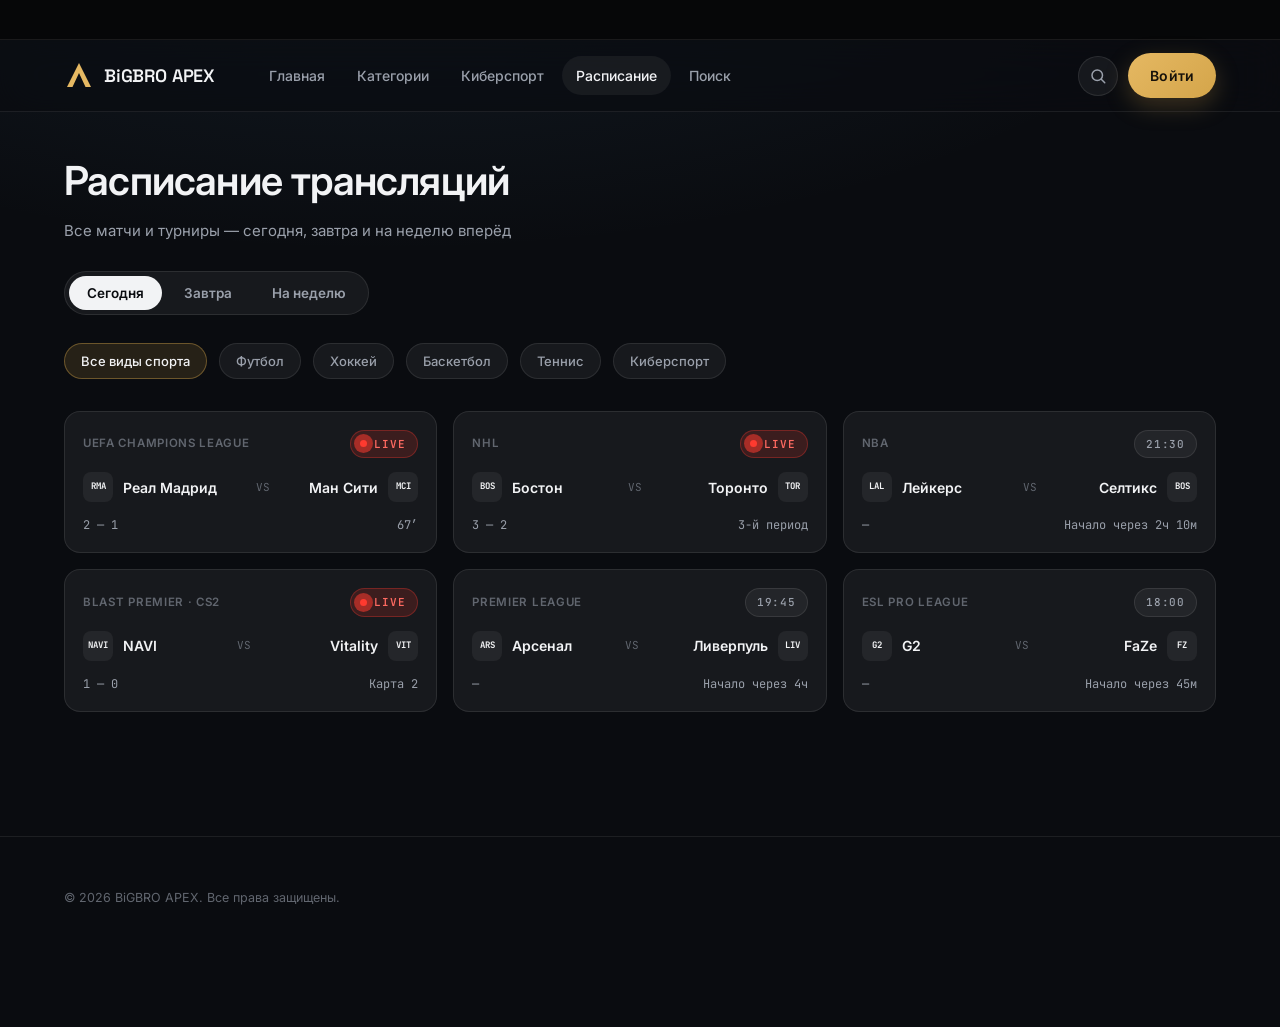
<file: schedule.html>
<!DOCTYPE html>
<html lang="ru">
<head>
<meta charset="UTF-8" />
<meta name="viewport" content="width=device-width, initial-scale=1.0" />
<title>Расписание — BiGBRO APEX</title>
<link rel="preconnect" href="https://fonts.googleapis.com" />
<link rel="preconnect" href="https://fonts.gstatic.com" crossorigin />
<link href="https://fonts.googleapis.com/css2?family=Space+Grotesk:wght@500;600;700&family=Inter:wght@400;500;600&family=JetBrains+Mono:wght@400;500;600&display=swap" rel="stylesheet" />
<link rel="stylesheet" href="style.css" />
</head>
<body>

<div class="ticker">
  <div class="ticker-track">
    <span class="ticker-item"><span class="t-live">● LIVE</span> Реал Мадрид <strong>2–1</strong> Манчестер Сити</span>
    <span class="ticker-item">NHL <strong>Бостон 3–2 Торонто</strong></span>
    <span class="ticker-item">NBA сегодня <strong>21:30</strong> Лейкерс — Селтикс</span>
    <span class="ticker-item"><span class="t-live">● LIVE</span> Реал Мадрид <strong>2–1</strong> Манчестер Сити</span>
    <span class="ticker-item">NHL <strong>Бостон 3–2 Торонто</strong></span>
  </div>
</div>

<header class="nav">
  <div class="container nav-inner">
    <a href="index.html" class="logo">
      <svg width="30" height="30" viewBox="0 0 30 30" fill="none"><path d="M15 2L27 26H21.5L15 12L8.5 26H3L15 2Z" fill="url(#g1)"/><defs><linearGradient id="g1" x1="3" y1="2" x2="27" y2="26"><stop stop-color="#E5B862"/><stop offset="1" stop-color="#4F86B3"/></linearGradient></defs></svg>
      BiGBRO APEX
    </a>
    <nav class="nav-links">
      <a href="index.html">Главная</a>
      <a href="categories.html">Категории</a>
      <a href="esports.html">Киберспорт</a>
      <a href="schedule.html" class="active">Расписание</a>
      <a href="search.html">Поиск</a>
    </nav>
    <div class="nav-actions">
      <a href="search.html" class="icon-btn" aria-label="Поиск">
        <svg width="18" height="18" viewBox="0 0 24 24" fill="none" stroke="currentColor" stroke-width="2" stroke-linecap="round"><circle cx="11" cy="11" r="7"/><path d="M21 21l-4.3-4.3"/></svg>
      </a>
      <a href="#" class="btn btn-primary hide-mobile">Войти</a>
      <button class="nav-toggle" aria-label="Меню">
        <svg width="18" height="18" viewBox="0 0 24 24" fill="none" stroke="currentColor" stroke-width="2" stroke-linecap="round"><path d="M4 6h16M4 12h16M4 18h16"/></svg>
      </button>
    </div>
  </div>
</header>

<main class="container" style="padding-top: 40px; padding-bottom: 64px;">

  <div class="reveal" style="margin-bottom:28px;">
    <h1 style="font-family:var(--font-display);font-size:clamp(28px,3.6vw,40px);font-weight:600;letter-spacing:-0.02em;">Расписание трансляций</h1>
    <p style="color:var(--text-2);font-size:15px;margin-top:8px;">Все матчи и турниры — сегодня, завтра и на неделю вперёд</p>
  </div>

  <div class="reveal" style="display:flex; align-items:center; justify-content:space-between; flex-wrap:wrap; gap:16px;">
    <div class="tabs">
      <button class="active" data-day-tab="today">Сегодня</button>
      <button data-day-tab="tomorrow">Завтра</button>
      <button data-day-tab="week">На неделю</button>
    </div>
  </div>

  <div class="filters-row reveal">
    <button class="chip-filter active" data-sport-filter="all">Все виды спорта</button>
    <button class="chip-filter" data-sport-filter="football">Футбол</button>
    <button class="chip-filter" data-sport-filter="hockey">Хоккей</button>
    <button class="chip-filter" data-sport-filter="basketball">Баскетбол</button>
    <button class="chip-filter" data-sport-filter="tennis">Теннис</button>
    <button class="chip-filter" data-sport-filter="esports">Киберспорт</button>
  </div>

  <!-- TODAY -->
  <div class="match-grid reveal" data-day-panel="today" style="display:grid;">

    <div class="match-card" data-sport="football">
      <div class="match-card-top"><span class="league">UEFA Champions League</span><span class="live-badge"><span class="live-dot"></span>LIVE</span></div>
      <div class="match-card-teams">
        <span class="mc-team"><span class="mark" style="font-family:var(--font-mono);font-size:9px;font-weight:700;">RMA</span>Реал Мадрид</span>
        <span class="mc-vs">VS</span>
        <span class="mc-team">Ман Сити<span class="mark" style="font-family:var(--font-mono);font-size:9px;font-weight:700;">MCI</span></span>
      </div>
      <div class="match-card-bottom"><span>2 — 1</span><span>67’</span></div>
    </div>

    <div class="match-card" data-sport="hockey">
      <div class="match-card-top"><span class="league">NHL</span><span class="live-badge"><span class="live-dot"></span>LIVE</span></div>
      <div class="match-card-teams">
        <span class="mc-team"><span class="mark" style="font-family:var(--font-mono);font-size:9px;font-weight:700;">BOS</span>Бостон</span>
        <span class="mc-vs">VS</span>
        <span class="mc-team">Торонто<span class="mark" style="font-family:var(--font-mono);font-size:9px;font-weight:700;">TOR</span></span>
      </div>
      <div class="match-card-bottom"><span>3 — 2</span><span>3-й период</span></div>
    </div>

    <div class="match-card" data-sport="basketball">
      <div class="match-card-top"><span class="league">NBA</span><span class="badge">21:30</span></div>
      <div class="match-card-teams">
        <span class="mc-team"><span class="mark" style="font-family:var(--font-mono);font-size:9px;font-weight:700;">LAL</span>Лейкерс</span>
        <span class="mc-vs">VS</span>
        <span class="mc-team">Селтикс<span class="mark" style="font-family:var(--font-mono);font-size:9px;font-weight:700;">BOS</span></span>
      </div>
      <div class="match-card-bottom"><span>—</span><span>Начало через 2ч 10м</span></div>
    </div>

    <div class="match-card" data-sport="esports">
      <div class="match-card-top"><span class="league">BLAST Premier · CS2</span><span class="live-badge"><span class="live-dot"></span>LIVE</span></div>
      <div class="match-card-teams">
        <span class="mc-team"><span class="mark" style="font-family:var(--font-mono);font-size:9px;font-weight:700;">NAVI</span>NAVI</span>
        <span class="mc-vs">VS</span>
        <span class="mc-team">Vitality<span class="mark" style="font-family:var(--font-mono);font-size:9px;font-weight:700;">VIT</span></span>
      </div>
      <div class="match-card-bottom"><span>1 — 0</span><span>Карта 2</span></div>
    </div>

    <div class="match-card" data-sport="football">
      <div class="match-card-top"><span class="league">Premier League</span><span class="badge">19:45</span></div>
      <div class="match-card-teams">
        <span class="mc-team"><span class="mark" style="font-family:var(--font-mono);font-size:9px;font-weight:700;">ARS</span>Арсенал</span>
        <span class="mc-vs">VS</span>
        <span class="mc-team">Ливерпуль<span class="mark" style="font-family:var(--font-mono);font-size:9px;font-weight:700;">LIV</span></span>
      </div>
      <div class="match-card-bottom"><span>—</span><span>Начало через 4ч</span></div>
    </div>

    <div class="match-card" data-sport="esports">
      <div class="match-card-top"><span class="league">ESL Pro League</span><span class="badge">18:00</span></div>
      <div class="match-card-teams">
        <span class="mc-team"><span class="mark" style="font-family:var(--font-mono);font-size:9px;font-weight:700;">G2</span>G2</span>
        <span class="mc-vs">VS</span>
        <span class="mc-team">FaZe<span class="mark" style="font-family:var(--font-mono);font-size:9px;font-weight:700;">FZ</span></span>
      </div>
      <div class="match-card-bottom"><span>—</span><span>Начало через 45м</span></div>
    </div>

  </div>

  <!-- TOMORROW (hidden by default) -->
  <div class="match-grid reveal" data-day-panel="tomorrow" style="display:none;">

    <div class="match-card" data-sport="tennis">
      <div class="match-card-top"><span class="league">ATP · Уимблдон</span><span class="badge">15:00</span></div>
      <div class="match-card-teams">
        <span class="mc-team"><span class="mark" style="font-family:var(--font-mono);font-size:9px;font-weight:700;">ALC</span>Алькарас</span>
        <span class="mc-vs">VS</span>
        <span class="mc-team">Синнер<span class="mark" style="font-family:var(--font-mono);font-size:9px;font-weight:700;">SIN</span></span>
      </div>
      <div class="match-card-bottom"><span>1/4 финала</span><span>Завтра</span></div>
    </div>

    <div class="match-card" data-sport="esports">
      <div class="match-card-top"><span class="league">Valorant Champions Tour</span><span class="badge">12:00</span></div>
      <div class="match-card-teams">
        <span class="mc-team"><span class="mark" style="font-family:var(--font-mono);font-size:9px;font-weight:700;">SEN</span>Sentinels</span>
        <span class="mc-vs">VS</span>
        <span class="mc-team">Fnatic<span class="mark" style="font-family:var(--font-mono);font-size:9px;font-weight:700;">FNC</span></span>
      </div>
      <div class="match-card-bottom"><span>Группа A</span><span>Завтра</span></div>
    </div>

    <div class="match-card" data-sport="football">
      <div class="match-card-top"><span class="league">Premier League</span><span class="badge">17:30</span></div>
      <div class="match-card-teams">
        <span class="mc-team"><span class="mark" style="font-family:var(--font-mono);font-size:9px;font-weight:700;">CHE</span>Челси</span>
        <span class="mc-vs">VS</span>
        <span class="mc-team">Тоттенхэм<span class="mark" style="font-family:var(--font-mono);font-size:9px;font-weight:700;">TOT</span></span>
      </div>
      <div class="match-card-bottom"><span>Тур 22</span><span>Завтра</span></div>
    </div>

  </div>

  <!-- WEEK (hidden by default) -->
  <div class="match-grid reveal" data-day-panel="week" style="display:none;">

    <div class="match-card" data-sport="basketball">
      <div class="match-card-top"><span class="league">NBA</span><span class="badge">Пт, 20:00</span></div>
      <div class="match-card-teams">
        <span class="mc-team"><span class="mark" style="font-family:var(--font-mono);font-size:9px;font-weight:700;">GSW</span>Уорриорз</span>
        <span class="mc-vs">VS</span>
        <span class="mc-team">Никс<span class="mark" style="font-family:var(--font-mono);font-size:9px;font-weight:700;">NYK</span></span>
      </div>
      <div class="match-card-bottom"><span>—</span><span>Пятница</span></div>
    </div>

    <div class="match-card" data-sport="hockey">
      <div class="match-card-top"><span class="league">NHL</span><span class="badge">Сб, 22:00</span></div>
      <div class="match-card-teams">
        <span class="mc-team"><span class="mark" style="font-family:var(--font-mono);font-size:9px;font-weight:700;">EDM</span>Эдмонтон</span>
        <span class="mc-vs">VS</span>
        <span class="mc-team">Виннипег<span class="mark" style="font-family:var(--font-mono);font-size:9px;font-weight:700;">WPG</span></span>
      </div>
      <div class="match-card-bottom"><span>—</span><span>Суббота</span></div>
    </div>

    <div class="match-card" data-sport="esports">
      <div class="match-card-top"><span class="league">Esports World Cup</span><span class="badge">Вс, Финал</span></div>
      <div class="match-card-teams">
        <span class="mc-team"><span class="mark" style="font-family:var(--font-mono);font-size:9px;font-weight:700;">TBD</span>TBD</span>
        <span class="mc-vs">VS</span>
        <span class="mc-team">TBD<span class="mark" style="font-family:var(--font-mono);font-size:9px;font-weight:700;">TBD</span></span>
      </div>
      <div class="match-card-bottom"><span>Гранд-финал</span><span>Воскресенье</span></div>
    </div>

  </div>

</main>

<footer class="footer">
  <div class="container">
    <div class="footer-bottom" style="border-top:none; padding-top:0;">
      <span>© 2026 BiGBRO APEX. Все права защищены.</span>
    </div>
  </div>
</footer>

<nav class="mobile-nav">
  <a href="index.html">
    <svg width="20" height="20" viewBox="0 0 24 24" fill="none" stroke="currentColor" stroke-width="2" stroke-linecap="round" stroke-linejoin="round"><path d="M3 11l9-8 9 8"/><path d="M5 10v10h14V10"/></svg>
    Главная
  </a>
  <a href="categories.html">
    <svg width="20" height="20" viewBox="0 0 24 24" fill="none" stroke="currentColor" stroke-width="2" stroke-linecap="round" stroke-linejoin="round"><rect x="3" y="3" width="7" height="7" rx="1.5"/><rect x="14" y="3" width="7" height="7" rx="1.5"/><rect x="3" y="14" width="7" height="7" rx="1.5"/><rect x="14" y="14" width="7" height="7" rx="1.5"/></svg>
    Категории
  </a>
  <a href="watch.html">
    <svg width="20" height="20" viewBox="0 0 24 24" fill="none" stroke="currentColor" stroke-width="2" stroke-linecap="round" stroke-linejoin="round"><circle cx="12" cy="12" r="9"/><circle cx="12" cy="12" r="3"/></svg>
    LIVE
  </a>
  <a href="schedule.html" class="active">
    <svg width="20" height="20" viewBox="0 0 24 24" fill="none" stroke="currentColor" stroke-width="2" stroke-linecap="round" stroke-linejoin="round"><rect x="3" y="4" width="18" height="17" rx="2"/><path d="M3 9h18M8 2v4M16 2v4"/></svg>
    Расписание
  </a>
  <a href="search.html">
    <svg width="20" height="20" viewBox="0 0 24 24" fill="none" stroke="currentColor" stroke-width="2" stroke-linecap="round"><circle cx="11" cy="11" r="7"/><path d="M21 21l-4.3-4.3"/></svg>
    Поиск
  </a>
</nav>

<script src="script.js"></script>
</body>
</html>
</file>
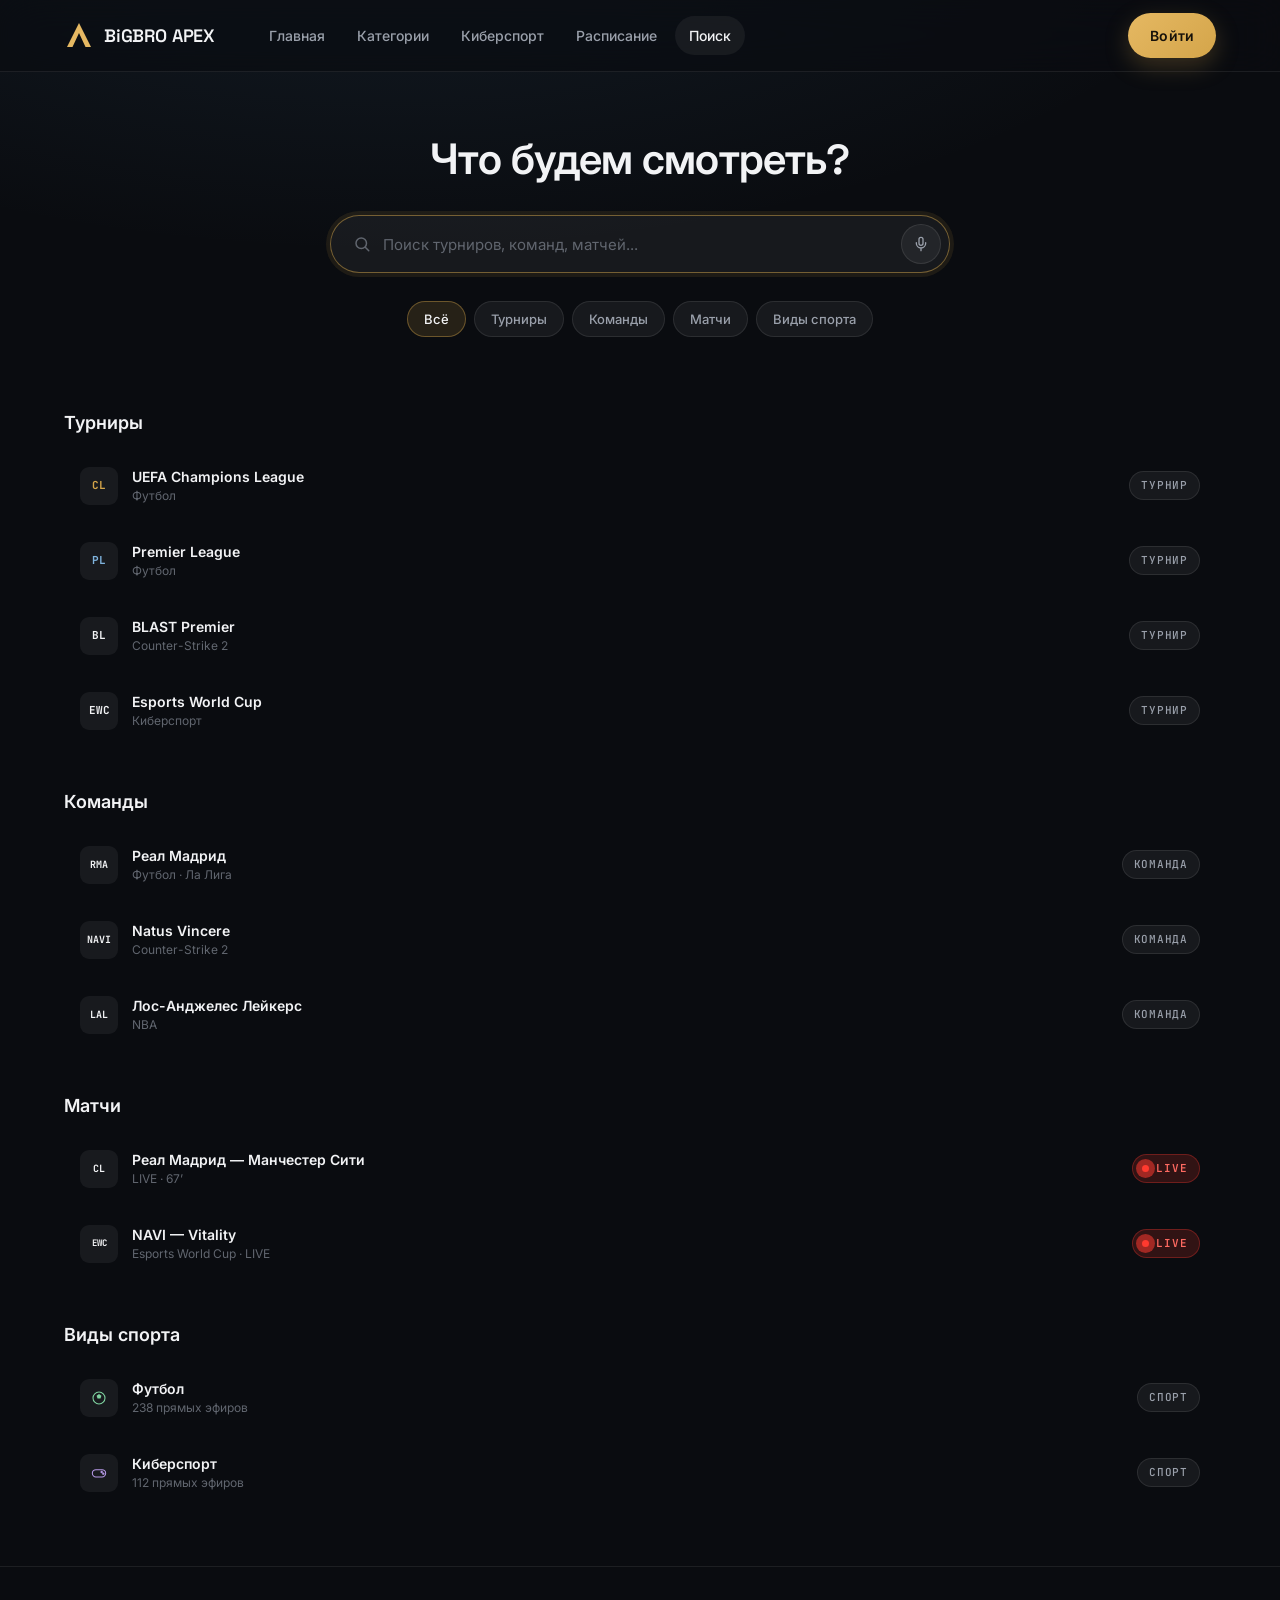
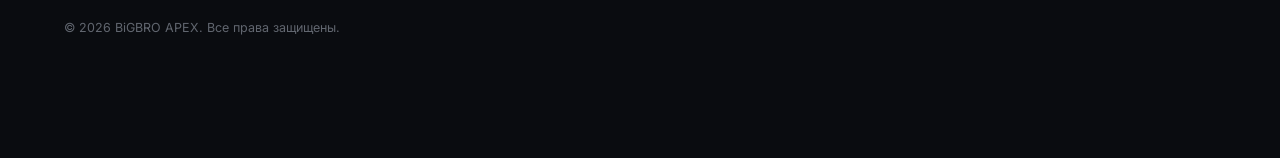
<file: search.html>
<!DOCTYPE html>
<html lang="ru">
<head>
<meta charset="UTF-8" />
<meta name="viewport" content="width=device-width, initial-scale=1.0" />
<title>Поиск — BiGBRO APEX</title>
<link rel="preconnect" href="https://fonts.googleapis.com" />
<link rel="preconnect" href="https://fonts.gstatic.com" crossorigin />
<link href="https://fonts.googleapis.com/css2?family=Space+Grotesk:wght@500;600;700&family=Inter:wght@400;500;600&family=JetBrains+Mono:wght@400;500;600&display=swap" rel="stylesheet" />
<link rel="stylesheet" href="style.css" />
</head>
<body>

<header class="nav">
  <div class="container nav-inner">
    <a href="index.html" class="logo">
      <svg width="30" height="30" viewBox="0 0 30 30" fill="none"><path d="M15 2L27 26H21.5L15 12L8.5 26H3L15 2Z" fill="url(#g1)"/><defs><linearGradient id="g1" x1="3" y1="2" x2="27" y2="26"><stop stop-color="#E5B862"/><stop offset="1" stop-color="#4F86B3"/></linearGradient></defs></svg>
      BiGBRO APEX
    </a>
    <nav class="nav-links">
      <a href="index.html">Главная</a>
      <a href="categories.html">Категории</a>
      <a href="esports.html">Киберспорт</a>
      <a href="schedule.html">Расписание</a>
      <a href="search.html" class="active">Поиск</a>
    </nav>
    <div class="nav-actions">
      <a href="#" class="btn btn-primary hide-mobile">Войти</a>
      <button class="nav-toggle" aria-label="Меню">
        <svg width="18" height="18" viewBox="0 0 24 24" fill="none" stroke="currentColor" stroke-width="2" stroke-linecap="round"><path d="M4 6h16M4 12h16M4 18h16"/></svg>
      </button>
    </div>
  </div>
</header>

<main class="container">

  <div class="search-hero reveal">
    <h1>Что будем смотреть?</h1>
    <div class="search-box">
      <svg width="18" height="18" viewBox="0 0 24 24" fill="none" stroke="var(--text-3)" stroke-width="2" stroke-linecap="round"><circle cx="11" cy="11" r="7"/><path d="M21 21l-4.3-4.3"/></svg>
      <input type="text" placeholder="Поиск турниров, команд, матчей..." data-search-input autofocus />
      <button class="icon-btn" aria-label="Голосовой поиск">
        <svg width="16" height="16" viewBox="0 0 24 24" fill="none" stroke="currentColor" stroke-width="2" stroke-linecap="round" stroke-linejoin="round"><path d="M12 2a3 3 0 00-3 3v6a3 3 0 006 0V5a3 3 0 00-3-3z"/><path d="M19 10v1a7 7 0 01-14 0v-1M12 18v4"/></svg>
      </button>
    </div>
    <div class="search-tabs">
      <button class="chip-filter active" data-kind-tab="all">Всё</button>
      <button class="chip-filter" data-kind-tab="tournaments">Турниры</button>
      <button class="chip-filter" data-kind-tab="teams">Команды</button>
      <button class="chip-filter" data-kind-tab="matches">Матчи</button>
      <button class="chip-filter" data-kind-tab="sports">Виды спорта</button>
    </div>
  </div>

  <div class="reveal">

    <div class="result-group" data-result-group="tournaments">
      <h3>Турниры</h3>
      <div class="result-list">
        <a href="esports.html" class="result-item" data-search-item="uefa champions league лига чемпионов футбол">
          <span class="mark" style="font-family:var(--font-mono);font-weight:700;font-size:11px;color:#d4a54a;">CL</span>
          <div class="info"><div class="t">UEFA Champions League</div><div class="m">Футбол</div></div>
          <span class="kind badge">Турнир</span>
        </a>
        <a href="index.html" class="result-item" data-search-item="premier league премьер лига футбол">
          <span class="mark" style="font-family:var(--font-mono);font-weight:700;font-size:11px;color:#7fb3dd;">PL</span>
          <div class="info"><div class="t">Premier League</div><div class="m">Футбол</div></div>
          <span class="kind badge">Турнир</span>
        </a>
        <a href="esports.html" class="result-item" data-search-item="blast premier cs2 counter-strike киберспорт">
          <span class="mark" style="font-family:var(--font-mono);font-weight:700;font-size:11px;">BL</span>
          <div class="info"><div class="t">BLAST Premier</div><div class="m">Counter-Strike 2</div></div>
          <span class="kind badge">Турнир</span>
        </a>
        <a href="esports.html" class="result-item" data-search-item="esports world cup киберспорт">
          <span class="mark" style="font-family:var(--font-mono);font-weight:700;font-size:11px;">EWC</span>
          <div class="info"><div class="t">Esports World Cup</div><div class="m">Киберспорт</div></div>
          <span class="kind badge">Турнир</span>
        </a>
      </div>
    </div>

    <div class="result-group" data-result-group="teams">
      <h3>Команды</h3>
      <div class="result-list">
        <a href="watch.html" class="result-item" data-search-item="реал мадрид real madrid футбол">
          <span class="mark" style="font-family:var(--font-mono);font-weight:700;font-size:10px;">RMA</span>
          <div class="info"><div class="t">Реал Мадрид</div><div class="m">Футбол · Ла Лига</div></div>
          <span class="kind badge">Команда</span>
        </a>
        <a href="watch.html" class="result-item" data-search-item="navi natus vincere cs2 киберспорт">
          <span class="mark" style="font-family:var(--font-mono);font-weight:700;font-size:10px;">NAVI</span>
          <div class="info"><div class="t">Natus Vincere</div><div class="m">Counter-Strike 2</div></div>
          <span class="kind badge">Команда</span>
        </a>
        <a href="watch.html" class="result-item" data-search-item="лейкерс lakers баскетбол nba">
          <span class="mark" style="font-family:var(--font-mono);font-weight:700;font-size:10px;">LAL</span>
          <div class="info"><div class="t">Лос-Анджелес Лейкерс</div><div class="m">NBA</div></div>
          <span class="kind badge">Команда</span>
        </a>
      </div>
    </div>

    <div class="result-group" data-result-group="matches">
      <h3>Матчи</h3>
      <div class="result-list">
        <a href="watch.html" class="result-item" data-search-item="реал мадрид манчестер сити финал лига чемпионов">
          <span class="mark" style="font-family:var(--font-mono);font-weight:700;font-size:10px;">CL</span>
          <div class="info"><div class="t">Реал Мадрид — Манчестер Сити</div><div class="m">LIVE · 67’</div></div>
          <span class="kind live-badge"><span class="live-dot"></span>LIVE</span>
        </a>
        <a href="watch.html" class="result-item" data-search-item="navi vitality cs2 гранд финал">
          <span class="mark" style="font-family:var(--font-mono);font-weight:700;font-size:9px;">EWC</span>
          <div class="info"><div class="t">NAVI — Vitality</div><div class="m">Esports World Cup · LIVE</div></div>
          <span class="kind live-badge"><span class="live-dot"></span>LIVE</span>
        </a>
      </div>
    </div>

    <div class="result-group" data-result-group="sports">
      <h3>Виды спорта</h3>
      <div class="result-list">
        <a href="categories.html" class="result-item" data-search-item="футбол football">
          <span class="mark">
            <svg width="16" height="16" viewBox="0 0 24 24" fill="none" stroke="#7fd3a0" stroke-width="1.6"><circle cx="12" cy="12" r="9"/><path d="M12 6l3.6 2.6-1.4 4.2h-4.4L8.4 8.6 12 6z" fill="#7fd3a0" stroke="none"/></svg>
          </span>
          <div class="info"><div class="t">Футбол</div><div class="m">238 прямых эфиров</div></div>
          <span class="kind badge">Спорт</span>
        </a>
        <a href="categories.html" class="result-item" data-search-item="киберспорт esports гейминг">
          <span class="mark">
            <svg width="16" height="16" viewBox="0 0 24 24" fill="none" stroke="#b79ae8" stroke-width="1.6" stroke-linecap="round" stroke-linejoin="round"><rect x="2" y="7" width="20" height="11" rx="5.5"/><circle cx="16" cy="10.5" r="1"/><circle cx="18.5" cy="13" r="1"/></svg>
          </span>
          <div class="info"><div class="t">Киберспорт</div><div class="m">112 прямых эфиров</div></div>
          <span class="kind badge">Спорт</span>
        </a>
      </div>
    </div>

  </div>

</main>

<footer class="footer">
  <div class="container">
    <div class="footer-bottom" style="border-top:none; padding-top:0;">
      <span>© 2026 BiGBRO APEX. Все права защищены.</span>
    </div>
  </div>
</footer>

<nav class="mobile-nav">
  <a href="index.html">
    <svg width="20" height="20" viewBox="0 0 24 24" fill="none" stroke="currentColor" stroke-width="2" stroke-linecap="round" stroke-linejoin="round"><path d="M3 11l9-8 9 8"/><path d="M5 10v10h14V10"/></svg>
    Главная
  </a>
  <a href="categories.html">
    <svg width="20" height="20" viewBox="0 0 24 24" fill="none" stroke="currentColor" stroke-width="2" stroke-linecap="round" stroke-linejoin="round"><rect x="3" y="3" width="7" height="7" rx="1.5"/><rect x="14" y="3" width="7" height="7" rx="1.5"/><rect x="3" y="14" width="7" height="7" rx="1.5"/><rect x="14" y="14" width="7" height="7" rx="1.5"/></svg>
    Категории
  </a>
  <a href="watch.html">
    <svg width="20" height="20" viewBox="0 0 24 24" fill="none" stroke="currentColor" stroke-width="2" stroke-linecap="round" stroke-linejoin="round"><circle cx="12" cy="12" r="9"/><circle cx="12" cy="12" r="3"/></svg>
    LIVE
  </a>
  <a href="schedule.html">
    <svg width="20" height="20" viewBox="0 0 24 24" fill="none" stroke="currentColor" stroke-width="2" stroke-linecap="round" stroke-linejoin="round"><rect x="3" y="4" width="18" height="17" rx="2"/><path d="M3 9h18M8 2v4M16 2v4"/></svg>
    Расписание
  </a>
  <a href="search.html" class="active">
    <svg width="20" height="20" viewBox="0 0 24 24" fill="none" stroke="currentColor" stroke-width="2" stroke-linecap="round"><circle cx="11" cy="11" r="7"/><path d="M21 21l-4.3-4.3"/></svg>
    Поиск
  </a>
</nav>

<script src="script.js"></script>
</body>
</html>
</file>
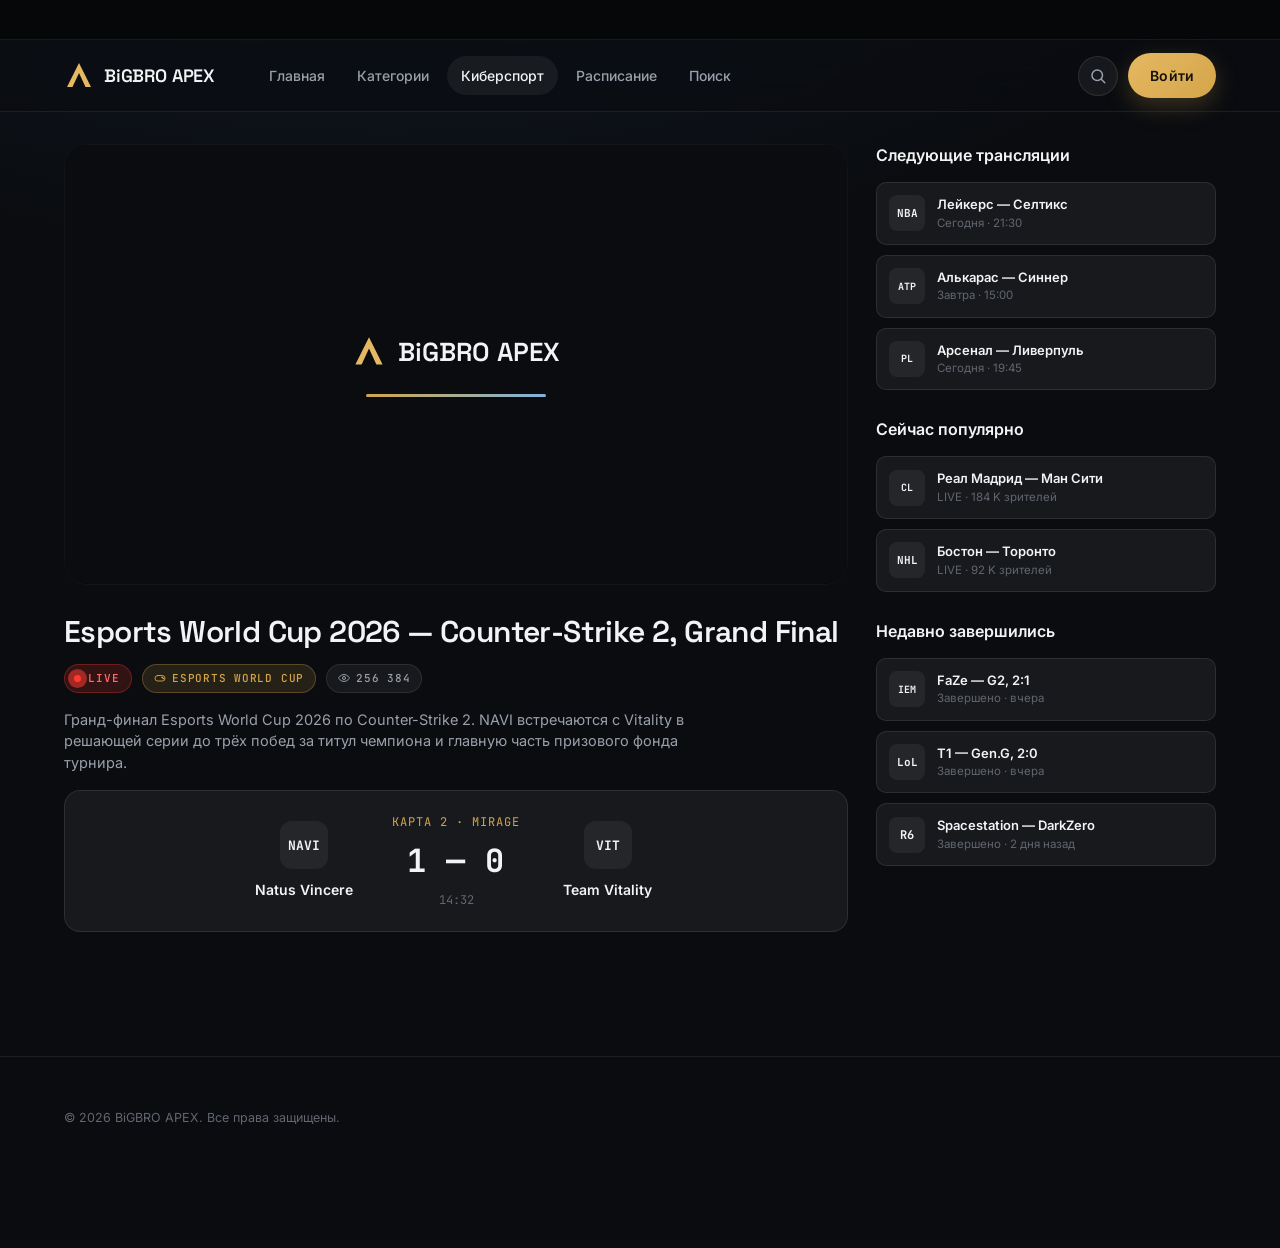
<file: watch.html>
<!DOCTYPE html>
<html lang="ru">
<head>
<meta charset="UTF-8" />
<meta name="viewport" content="width=device-width, initial-scale=1.0" />
<title>Esports World Cup 2026 · CS2 Grand Final — BiGBRO APEX</title>
<link rel="preconnect" href="https://fonts.googleapis.com" />
<link rel="preconnect" href="https://fonts.gstatic.com" crossorigin />
<link href="https://fonts.googleapis.com/css2?family=Space+Grotesk:wght@500;600;700&family=Inter:wght@400;500;600&family=JetBrains+Mono:wght@400;500;600&display=swap" rel="stylesheet" />
<link rel="stylesheet" href="style.css" />
</head>
<body>

<div class="ticker">
  <div class="ticker-track">
    <span class="ticker-item"><span class="t-live">● LIVE</span> CS2 · Esports World Cup <strong>NAVI 1–0 Vitality</strong> <span class="t-dot">·</span> Карта 2</span>
    <span class="ticker-item">Реал Мадрид <strong>2–1</strong> Манчестер Сити <span class="t-dot">·</span> 67’</span>
    <span class="ticker-item">NHL <strong>Бостон 3–2 Торонто</strong></span>
    <span class="ticker-item"><span class="t-live">● LIVE</span> CS2 · Esports World Cup <strong>NAVI 1–0 Vitality</strong> <span class="t-dot">·</span> Карта 2</span>
    <span class="ticker-item">Реал Мадрид <strong>2–1</strong> Манчестер Сити <span class="t-dot">·</span> 67’</span>
  </div>
</div>

<header class="nav">
  <div class="container nav-inner">
    <a href="index.html" class="logo">
      <svg width="30" height="30" viewBox="0 0 30 30" fill="none"><path d="M15 2L27 26H21.5L15 12L8.5 26H3L15 2Z" fill="url(#g1)"/><defs><linearGradient id="g1" x1="3" y1="2" x2="27" y2="26"><stop stop-color="#E5B862"/><stop offset="1" stop-color="#4F86B3"/></linearGradient></defs></svg>
      BiGBRO APEX
    </a>
    <nav class="nav-links">
      <a href="index.html">Главная</a>
      <a href="categories.html">Категории</a>
      <a href="esports.html" class="active">Киберспорт</a>
      <a href="schedule.html">Расписание</a>
      <a href="search.html">Поиск</a>
    </nav>
    <div class="nav-actions">
      <a href="search.html" class="icon-btn" aria-label="Поиск">
        <svg width="18" height="18" viewBox="0 0 24 24" fill="none" stroke="currentColor" stroke-width="2" stroke-linecap="round"><circle cx="11" cy="11" r="7"/><path d="M21 21l-4.3-4.3"/></svg>
      </a>
      <a href="#" class="btn btn-primary hide-mobile">Войти</a>
      <button class="nav-toggle" aria-label="Меню">
        <svg width="18" height="18" viewBox="0 0 24 24" fill="none" stroke="currentColor" stroke-width="2" stroke-linecap="round"><path d="M4 6h16M4 12h16M4 18h16"/></svg>
      </button>
    </div>
  </div>
</header>

<main class="container" style="padding-top: 32px; padding-bottom: 64px;">

  <div class="watch-layout">

    <!-- Player column -->
    <div>
      <div class="player-shell" data-player-shell>

        <div class="intro-overlay" data-intro-overlay>
          <div class="intro-logo">
            <svg width="34" height="34" viewBox="0 0 30 30" fill="none"><path d="M15 2L27 26H21.5L15 12L8.5 26H3L15 2Z" fill="url(#g3)"/><defs><linearGradient id="g3" x1="3" y1="2" x2="27" y2="26"><stop stop-color="#E5B862"/><stop offset="1" stop-color="#4F86B3"/></linearGradient></defs></svg>
            BiGBRO APEX
          </div>
          <div class="intro-bar"><span></span></div>
        </div>

        <div class="player-glass">
          <div class="player-glass-left">
            <span class="live-badge"><span class="live-dot"></span>LIVE</span>
            <span class="title">Esports World Cup 2026 · CS2 Grand Final</span>
          </div>
          <span class="badge">HD · Full HD</span>
        </div>

        <iframe
          src="https://www.youtube.com/embed/jfKfPfyJRdk?autoplay=1&mute=1"
          title="BiGBRO APEX live stream player"
          allow="accelerometer; autoplay; clipboard-write; encrypted-media; gyroscope; picture-in-picture"
          allowfullscreen>
        </iframe>

        <div class="player-controls-bottom">
          <span class="viewer-count" style="margin-right:auto;">
            <svg width="12" height="12" viewBox="0 0 24 24" fill="none" stroke="currentColor" stroke-width="2"><path d="M1 12s4-7 11-7 11 7 11 7-4 7-11 7-11-7-11-7z"/><circle cx="12" cy="12" r="3"/></svg>
            256 384 зрителя
          </span>
          <button class="player-ctrl-btn" data-action="pip" aria-label="Picture-in-Picture" title="Picture-in-Picture">
            <svg width="16" height="16" viewBox="0 0 24 24" fill="none" stroke="currentColor" stroke-width="2"><rect x="3" y="4" width="18" height="14" rx="2"/><rect x="12" y="11" width="7" height="5" rx="1" fill="currentColor" stroke="none"/></svg>
          </button>
          <button class="player-ctrl-btn" data-action="theater" aria-label="Театральный режим" title="Театральный режим">
            <svg width="16" height="16" viewBox="0 0 24 24" fill="none" stroke="currentColor" stroke-width="2"><rect x="2" y="6" width="20" height="12" rx="2"/></svg>
          </button>
          <button class="player-ctrl-btn" data-action="share" aria-label="Поделиться" title="Поделиться">
            <svg width="16" height="16" viewBox="0 0 24 24" fill="none" stroke="currentColor" stroke-width="2" stroke-linecap="round" stroke-linejoin="round"><circle cx="18" cy="5" r="2.5"/><circle cx="6" cy="12" r="2.5"/><circle cx="18" cy="19" r="2.5"/><path d="M8.2 10.8l7.6-4.4M8.2 13.2l7.6 4.4"/></svg>
            <span data-share-label style="position:absolute; opacity:0; pointer-events:none;">Поделиться</span>
          </button>
          <button class="player-ctrl-btn" data-action="fullscreen" aria-label="Полноэкранный режим" title="Полноэкранный режим">
            <svg width="16" height="16" viewBox="0 0 24 24" fill="none" stroke="currentColor" stroke-width="2" stroke-linecap="round" stroke-linejoin="round"><path d="M8 3H5a2 2 0 00-2 2v3M16 3h3a2 2 0 012 2v3M8 21H5a2 2 0 01-2-2v-3M16 21h3a2 2 0 002-2v-3"/></svg>
          </button>
        </div>

      </div>

      <!-- Info below player -->
      <div class="watch-info">
        <div class="watch-title-row">
          <div>
            <h1>Esports World Cup 2026 — Counter-Strike 2, Grand Final</h1>
            <div class="watch-badges" style="margin-top:10px;">
              <span class="live-badge"><span class="live-dot"></span>LIVE</span>
              <span class="badge gold">
                <svg width="12" height="12" viewBox="0 0 24 24" fill="none" stroke="#d4a54a" stroke-width="1.8" stroke-linecap="round" stroke-linejoin="round"><rect x="2" y="7" width="20" height="11" rx="5.5"/><circle cx="16" cy="10.5" r="1"/><circle cx="18.5" cy="13" r="1"/></svg>
                Esports World Cup
              </span>
              <span class="badge">
                <svg width="12" height="12" viewBox="0 0 24 24" fill="none" stroke="currentColor" stroke-width="2"><path d="M1 12s4-7 11-7 11 7 11 7-4 7-11 7-11-7-11-7z"/><circle cx="12" cy="12" r="3"/></svg>
                256 384
              </span>
            </div>
          </div>
        </div>
        <p class="watch-desc">Гранд-финал Esports World Cup 2026 по Counter-Strike 2. NAVI встречаются с Vitality в решающей серии до трёх побед за титул чемпиона и главную часть призового фонда турнира.</p>

        <div class="match-stat-bar">
          <div class="match-team">
            <span class="mark" style="font-family:var(--font-mono);font-weight:700;font-size:13px;">NAVI</span>
            <span class="name">Natus Vincere</span>
          </div>
          <div class="match-mid">
            <span class="map">Карта 2 · Mirage</span>
            <span class="match-score">1&nbsp;—&nbsp;0</span>
            <span class="clock">14:32</span>
          </div>
          <div class="match-team">
            <span class="mark" style="font-family:var(--font-mono);font-weight:700;font-size:13px;">VIT</span>
            <span class="name">Team Vitality</span>
          </div>
        </div>
      </div>
    </div>

    <!-- Sidebar -->
    <aside class="sidebar">

      <div class="side-section reveal">
        <h3>Следующие трансляции</h3>
        <div class="side-list">
          <a href="watch.html" class="side-card">
            <span class="mark" style="font-family:var(--font-mono);font-weight:700;font-size:11px;">NBA</span>
            <div class="info"><div class="t">Лейкерс — Селтикс</div><div class="m">Сегодня · 21:30</div></div>
          </a>
          <a href="watch.html" class="side-card">
            <span class="mark" style="font-family:var(--font-mono);font-weight:700;font-size:10px;">ATP</span>
            <div class="info"><div class="t">Алькарас — Синнер</div><div class="m">Завтра · 15:00</div></div>
          </a>
          <a href="watch.html" class="side-card">
            <span class="mark" style="font-family:var(--font-mono);font-weight:700;font-size:10px;">PL</span>
            <div class="info"><div class="t">Арсенал — Ливерпуль</div><div class="m">Сегодня · 19:45</div></div>
          </a>
        </div>
      </div>

      <div class="side-section reveal">
        <h3>Сейчас популярно</h3>
        <div class="side-list">
          <a href="watch.html" class="side-card">
            <span class="mark" style="font-family:var(--font-mono);font-weight:700;font-size:10px;">CL</span>
            <div class="info"><div class="t">Реал Мадрид — Ман Сити</div><div class="m">LIVE · 184 K зрителей</div></div>
          </a>
          <a href="watch.html" class="side-card">
            <span class="mark" style="font-family:var(--font-mono);font-weight:700;font-size:11px;">NHL</span>
            <div class="info"><div class="t">Бостон — Торонто</div><div class="m">LIVE · 92 K зрителей</div></div>
          </a>
        </div>
      </div>

      <div class="side-section reveal">
        <h3>Недавно завершились</h3>
        <div class="side-list">
          <a href="watch.html" class="side-card">
            <span class="mark" style="font-family:var(--font-mono);font-weight:700;font-size:10px;">IEM</span>
            <div class="info"><div class="t">FaZe — G2, 2:1</div><div class="m">Завершено · вчера</div></div>
          </a>
          <a href="watch.html" class="side-card">
            <span class="mark" style="font-family:var(--font-mono);font-weight:700;font-size:11px;">LoL</span>
            <div class="info"><div class="t">T1 — Gen.G, 2:0</div><div class="m">Завершено · вчера</div></div>
          </a>
          <a href="watch.html" class="side-card">
            <span class="mark" style="font-family:var(--font-mono);font-weight:700;font-size:12px;">R6</span>
            <div class="info"><div class="t">Spacestation — DarkZero</div><div class="m">Завершено · 2 дня назад</div></div>
          </a>
        </div>
      </div>

    </aside>

  </div>

</main>

<footer class="footer">
  <div class="container">
    <div class="footer-bottom" style="border-top:none; padding-top:0;">
      <span>© 2026 BiGBRO APEX. Все права защищены.</span>
    </div>
  </div>
</footer>

<nav class="mobile-nav">
  <a href="index.html">
    <svg width="20" height="20" viewBox="0 0 24 24" fill="none" stroke="currentColor" stroke-width="2" stroke-linecap="round" stroke-linejoin="round"><path d="M3 11l9-8 9 8"/><path d="M5 10v10h14V10"/></svg>
    Главная
  </a>
  <a href="categories.html">
    <svg width="20" height="20" viewBox="0 0 24 24" fill="none" stroke="currentColor" stroke-width="2" stroke-linecap="round" stroke-linejoin="round"><rect x="3" y="3" width="7" height="7" rx="1.5"/><rect x="14" y="3" width="7" height="7" rx="1.5"/><rect x="3" y="14" width="7" height="7" rx="1.5"/><rect x="14" y="14" width="7" height="7" rx="1.5"/></svg>
    Категории
  </a>
  <a href="watch.html" class="active">
    <svg width="20" height="20" viewBox="0 0 24 24" fill="none" stroke="currentColor" stroke-width="2" stroke-linecap="round" stroke-linejoin="round"><circle cx="12" cy="12" r="9"/><circle cx="12" cy="12" r="3"/></svg>
    LIVE
  </a>
  <a href="schedule.html">
    <svg width="20" height="20" viewBox="0 0 24 24" fill="none" stroke="currentColor" stroke-width="2" stroke-linecap="round" stroke-linejoin="round"><rect x="3" y="4" width="18" height="17" rx="2"/><path d="M3 9h18M8 2v4M16 2v4"/></svg>
    Расписание
  </a>
  <a href="search.html">
    <svg width="20" height="20" viewBox="0 0 24 24" fill="none" stroke="currentColor" stroke-width="2" stroke-linecap="round"><circle cx="11" cy="11" r="7"/><path d="M21 21l-4.3-4.3"/></svg>
    Поиск
  </a>
</nav>

<script src="script.js"></script>
</body>
</html>
</file>
<file: style.css>
/* =========================================================
   BiGBRO APEX — Live Sports Streaming Platform
   Design tokens
   ========================================================= */

:root {
  /* Color */
  --bg: #0a0c10;
  --bg-soft: #101319;
  --surface: #14171f;
  --glass: rgba(255, 255, 255, 0.055);
  --glass-border: rgba(255, 255, 255, 0.09);
  --glass-strong: rgba(20, 22, 28, 0.72);
  --hairline: rgba(255, 255, 255, 0.08);

  --text-1: #f2f3f5;
  --text-2: #9aa0ab;
  --text-3: #61666f;

  --gold: #d4a54a;
  --gold-soft: rgba(212, 165, 74, 0.14);
  --steel: #4f86b3;
  --steel-soft: rgba(79, 134, 179, 0.14);

  --live: #ff3b30;
  --live-soft: rgba(255, 59, 48, 0.16);

  --success: #3ecf8e;

  /* Type */
  --font-display: "Space Grotesk", "Inter", sans-serif;
  --font-body: "Inter", -apple-system, sans-serif;
  --font-mono: "JetBrains Mono", "SFMono-Regular", monospace;

  /* Layout */
  --nav-h: 72px;
  --ticker-h: 40px;
  --radius-sm: 10px;
  --radius-md: 16px;
  --radius-lg: 24px;
  --gutter: clamp(20px, 5vw, 64px);
  --ease: cubic-bezier(0.22, 1, 0.36, 1);
}

/* =========================================================
   Reset
   ========================================================= */

* { box-sizing: border-box; margin: 0; padding: 0; }

html {
  scroll-behavior: smooth;
  -webkit-font-smoothing: antialiased;
}

body {
  background: var(--bg);
  color: var(--text-1);
  font-family: var(--font-body);
  line-height: 1.5;
  overflow-x: hidden;
  min-height: 100vh;
}

body::before {
  content: "";
  position: fixed;
  inset: 0;
  z-index: -2;
  background:
    radial-gradient(ellipse 60% 40% at 15% -10%, rgba(79, 134, 179, 0.16), transparent 60%),
    radial-gradient(ellipse 50% 35% at 90% 8%, rgba(212, 165, 74, 0.10), transparent 60%),
    radial-gradient(ellipse 55% 45% at 50% 105%, rgba(79, 134, 179, 0.08), transparent 60%),
    var(--bg);
  background-size: 200% 200%;
  animation: drift 26s ease-in-out infinite alternate;
}

@keyframes drift {
  0%   { background-position: 0% 0%, 100% 0%, 50% 100%; }
  100% { background-position: 10% 15%, 85% 15%, 45% 90%; }
}

a { color: inherit; text-decoration: none; }
ul { list-style: none; }
img { max-width: 100%; display: block; }
button { font-family: inherit; cursor: pointer; border: none; background: none; color: inherit; }
input { font-family: inherit; }

::selection { background: var(--gold-soft); color: var(--gold); }

::-webkit-scrollbar { width: 8px; height: 8px; }
::-webkit-scrollbar-track { background: transparent; }
::-webkit-scrollbar-thumb { background: rgba(255,255,255,0.12); border-radius: 8px; }

:focus-visible {
  outline: 2px solid var(--gold);
  outline-offset: 3px;
  border-radius: 4px;
}

.container {
  max-width: 1360px;
  margin: 0 auto;
  padding-left: var(--gutter);
  padding-right: var(--gutter);
}

@media (prefers-reduced-motion: reduce) {
  *, *::before, *::after {
    animation-duration: 0.001ms !important;
    animation-iteration-count: 1 !important;
    transition-duration: 0.001ms !important;
    scroll-behavior: auto !important;
  }
}

/* =========================================================
   Live pulse indicator
   ========================================================= */

.live-dot {
  position: relative;
  width: 7px;
  height: 7px;
  border-radius: 50%;
  background: var(--live);
  flex-shrink: 0;
}

.live-dot::after {
  content: "";
  position: absolute;
  inset: -6px;
  border-radius: 50%;
  background: var(--live);
  opacity: 0.55;
  animation: pulse-ring 1.8s var(--ease) infinite;
}

@keyframes pulse-ring {
  0%   { transform: scale(0.5); opacity: 0.55; }
  70%  { transform: scale(1.8); opacity: 0; }
  100% { transform: scale(1.8); opacity: 0; }
}

.live-badge {
  display: inline-flex;
  align-items: center;
  gap: 7px;
  padding: 5px 11px 5px 9px;
  border-radius: 100px;
  background: var(--live-soft);
  border: 1px solid rgba(255, 59, 48, 0.3);
  font-family: var(--font-mono);
  font-size: 11px;
  font-weight: 600;
  letter-spacing: 0.09em;
  color: #ff6a61;
  text-transform: uppercase;
  white-space: nowrap;
}

.badge {
  display: inline-flex;
  align-items: center;
  gap: 6px;
  padding: 5px 11px;
  border-radius: 100px;
  background: var(--glass);
  border: 1px solid var(--glass-border);
  font-family: var(--font-mono);
  font-size: 11px;
  font-weight: 500;
  letter-spacing: 0.07em;
  color: var(--text-2);
  text-transform: uppercase;
  white-space: nowrap;
}

.badge.gold { color: var(--gold); background: var(--gold-soft); border-color: rgba(212,165,74,0.3); }
.badge.steel { color: #7fb3dd; background: var(--steel-soft); border-color: rgba(79,134,179,0.3); }

/* =========================================================
   Top ticker — broadcast lower-third, reversed to the top
   ========================================================= */

.ticker {
  height: var(--ticker-h);
  background: #060708;
  border-bottom: 1px solid var(--hairline);
  overflow: hidden;
  position: relative;
  display: flex;
  align-items: center;
}

.ticker::before,
.ticker::after {
  content: "";
  position: absolute;
  top: 0; bottom: 0;
  width: 60px;
  z-index: 2;
  pointer-events: none;
}
.ticker::before { left: 0; background: linear-gradient(90deg, #060708, transparent); }
.ticker::after { right: 0; background: linear-gradient(-90deg, #060708, transparent); }

.ticker-track {
  display: flex;
  gap: 40px;
  white-space: nowrap;
  animation: ticker-scroll 42s linear infinite;
  padding-left: 100%;
}

.ticker:hover .ticker-track { animation-play-state: paused; }

@keyframes ticker-scroll {
  from { transform: translateX(0); }
  to   { transform: translateX(-100%); }
}

.ticker-item {
  display: inline-flex;
  align-items: center;
  gap: 9px;
  font-family: var(--font-mono);
  font-size: 12px;
  color: var(--text-2);
}

.ticker-item strong { color: var(--text-1); font-weight: 600; }
.ticker-item .t-live { color: #ff6a61; }
.ticker-item .t-dot { color: var(--text-3); }

/* =========================================================
   Navigation
   ========================================================= */

.nav {
  position: sticky;
  top: 0;
  z-index: 100;
  height: var(--nav-h);
  display: flex;
  align-items: center;
  background: rgba(10, 12, 16, 0.7);
  backdrop-filter: blur(20px) saturate(140%);
  -webkit-backdrop-filter: blur(20px) saturate(140%);
  border-bottom: 1px solid var(--hairline);
}

.nav-inner {
  width: 100%;
  display: flex;
  align-items: center;
  gap: 40px;
}

.logo {
  display: flex;
  align-items: center;
  gap: 10px;
  font-family: var(--font-display);
  font-weight: 600;
  font-size: 18px;
  letter-spacing: -0.01em;
  white-space: nowrap;
  letter-spacing: -0.01em;
  flex-shrink: 0;
}

.logo svg { flex-shrink: 0; }

.nav-links {
  display: flex;
  align-items: center;
  gap: 4px;
  flex: 1;
}

.nav-links a {
  padding: 9px 14px;
  border-radius: 100px;
  font-size: 14px;
  font-weight: 500;
  color: var(--text-2);
  transition: color 0.25s var(--ease), background 0.25s var(--ease);
}

.nav-links a:hover { color: var(--text-1); background: var(--glass); }
.nav-links a.active { color: var(--text-1); background: var(--glass); }

.nav-actions {
  display: flex;
  align-items: center;
  gap: 10px;
  flex-shrink: 0;
}

.icon-btn {
  width: 40px;
  height: 40px;
  display: grid;
  place-items: center;
  border-radius: 50%;
  background: var(--glass);
  border: 1px solid var(--glass-border);
  color: var(--text-2);
  transition: all 0.25s var(--ease);
}

.icon-btn:hover { color: var(--text-1); border-color: rgba(255,255,255,0.2); transform: translateY(-1px); }

.btn {
  display: inline-flex;
  align-items: center;
  justify-content: center;
  gap: 8px;
  padding: 12px 22px;
  border-radius: 100px;
  font-size: 14px;
  font-weight: 600;
  letter-spacing: 0.01em;
  transition: transform 0.3s var(--ease), box-shadow 0.3s var(--ease), background 0.3s var(--ease);
  white-space: nowrap;
}

.btn-primary {
  background: linear-gradient(135deg, #e5b862, var(--gold));
  color: #16110a;
  box-shadow: 0 8px 24px rgba(212, 165, 74, 0.25);
}

.btn-primary:hover {
  transform: translateY(-2px);
  box-shadow: 0 12px 32px rgba(212, 165, 74, 0.38);
}

.btn-ghost {
  background: var(--glass);
  border: 1px solid var(--glass-border);
  color: var(--text-1);
}

.btn-ghost:hover { border-color: rgba(255,255,255,0.25); background: rgba(255,255,255,0.08); }

.nav-toggle {
  display: none;
  width: 40px; height: 40px;
  border-radius: 50%;
  background: var(--glass);
  border: 1px solid var(--glass-border);
  align-items: center;
  justify-content: center;
}

/* =========================================================
   Hero — dynamic rotating spotlight
   ========================================================= */

.hero {
  position: relative;
  min-height: 620px;
  display: flex;
  align-items: flex-end;
  overflow: hidden;
  border-radius: 0 0 var(--radius-lg) var(--radius-lg);
  isolation: isolate;
}

.hero-slide {
  position: absolute;
  inset: 0;
  opacity: 0;
  transform: scale(1.04);
  transition: opacity 1.1s var(--ease), transform 8s linear;
  background-size: cover;
  background-position: center;
  z-index: 0;
}

.hero-slide.active {
  opacity: 1;
  transform: scale(1);
  z-index: 1;
}

.hero-slide::after {
  content: "";
  position: absolute;
  inset: 0;
  background:
    linear-gradient(180deg, rgba(10,12,16,0.15) 0%, rgba(10,12,16,0.55) 55%, var(--bg) 100%),
    linear-gradient(90deg, rgba(10,12,16,0.75) 0%, rgba(10,12,16,0.15) 55%);
}

.hero-content {
  position: relative;
  z-index: 2;
  width: 100%;
  padding: 0 var(--gutter) 64px;
  max-width: 1360px;
  margin: 0 auto;
}

.hero-eyebrow {
  display: flex;
  align-items: center;
  gap: 10px;
  margin-bottom: 20px;
}

.hero-sport-icon {
  width: 30px;
  height: 30px;
  display: grid;
  place-items: center;
  border-radius: 8px;
  background: var(--glass);
  border: 1px solid var(--glass-border);
}

.hero-tournament {
  font-family: var(--font-mono);
  font-size: 13px;
  letter-spacing: 0.1em;
  text-transform: uppercase;
  color: var(--gold);
}

.hero h1 {
  font-family: var(--font-display);
  font-size: clamp(38px, 5.4vw, 68px);
  font-weight: 600;
  letter-spacing: -0.03em;
  line-height: 1.03;
  max-width: 780px;
  margin-bottom: 18px;
}

.hero p {
  font-size: 17px;
  color: var(--text-2);
  max-width: 540px;
  margin-bottom: 32px;
}

.hero-actions {
  display: flex;
  align-items: center;
  gap: 14px;
  margin-bottom: 40px;
  flex-wrap: wrap;
}

.hero-dots {
  display: flex;
  gap: 8px;
}

.hero-dots button {
  width: 28px;
  height: 3px;
  border-radius: 3px;
  background: rgba(255,255,255,0.18);
  overflow: hidden;
  position: relative;
}

.hero-dots button span {
  position: absolute;
  inset: 0;
  background: var(--gold);
  transform: scaleX(0);
  transform-origin: left;
}

.hero-dots button.active span {
  animation: hero-progress 7s linear forwards;
}

@keyframes hero-progress {
  from { transform: scaleX(0); }
  to   { transform: scaleX(1); }
}

/* =========================================================
   Sections
   ========================================================= */

.section {
  padding: 72px 0;
}

.section-head {
  display: flex;
  align-items: flex-end;
  justify-content: space-between;
  gap: 20px;
  margin-bottom: 28px;
}

.section-head h2 {
  font-family: var(--font-display);
  font-size: clamp(24px, 3vw, 32px);
  font-weight: 600;
  letter-spacing: -0.02em;
}

.section-head .sub {
  color: var(--text-2);
  font-size: 14px;
  margin-top: 6px;
}

.see-all {
  display: flex;
  align-items: center;
  gap: 6px;
  font-size: 14px;
  font-weight: 500;
  color: var(--text-2);
  transition: color 0.25s var(--ease), gap 0.25s var(--ease);
  flex-shrink: 0;
}

.see-all:hover { color: var(--gold); gap: 10px; }

/* =========================================================
   Carousel — "Live Now"
   ========================================================= */

.carousel-wrap {
  position: relative;
}

.carousel {
  display: flex;
  gap: 20px;
  overflow-x: auto;
  scroll-snap-type: x proximity;
  padding: 4px 4px 16px;
  scrollbar-width: none;
}

.carousel::-webkit-scrollbar { display: none; }

.stream-card {
  scroll-snap-align: start;
  flex: 0 0 340px;
  border-radius: var(--radius-md);
  background: var(--surface);
  border: 1px solid var(--hairline);
  overflow: hidden;
  transition: transform 0.45s var(--ease), box-shadow 0.45s var(--ease), border-color 0.45s var(--ease);
  position: relative;
}

.stream-card:hover {
  transform: translateY(-6px) scale(1.015);
  box-shadow: 0 24px 48px rgba(0,0,0,0.45), 0 0 0 1px rgba(212,165,74,0.18);
  border-color: rgba(212, 165, 74, 0.28);
}

.stream-thumb {
  position: relative;
  height: 190px;
  background-size: cover;
  background-position: center;
  overflow: hidden;
}

.stream-thumb::after {
  content: "";
  position: absolute;
  inset: 0;
  background: linear-gradient(180deg, rgba(10,12,16,0) 40%, rgba(10,12,16,0.9) 100%);
}

.stream-thumb-top {
  position: absolute;
  top: 12px; left: 12px; right: 12px;
  display: flex;
  justify-content: space-between;
  align-items: flex-start;
  z-index: 2;
}

.viewer-count {
  display: flex;
  align-items: center;
  gap: 6px;
  font-family: var(--font-mono);
  font-size: 11.5px;
  color: var(--text-1);
  background: rgba(10,12,16,0.55);
  backdrop-filter: blur(8px);
  padding: 5px 10px;
  border-radius: 100px;
  border: 1px solid rgba(255,255,255,0.1);
}

.stream-thumb-bottom {
  position: absolute;
  bottom: 12px; left: 14px; right: 14px;
  z-index: 2;
  display: flex;
  align-items: center;
  gap: 8px;
}

.tournament-chip {
  width: 26px; height: 26px;
  border-radius: 7px;
  display: grid;
  place-items: center;
  background: rgba(255,255,255,0.08);
  border: 1px solid rgba(255,255,255,0.14);
  flex-shrink: 0;
}

.stream-teams {
  font-size: 13.5px;
  font-weight: 600;
  color: var(--text-1);
}

.stream-body {
  padding: 16px 18px 18px;
}

.stream-meta {
  display: flex;
  align-items: center;
  gap: 8px;
  margin-bottom: 8px;
}

.stream-league {
  font-size: 12px;
  color: var(--text-2);
  font-weight: 500;
}

.stream-time {
  font-family: var(--font-mono);
  font-size: 12px;
  color: var(--text-3);
}

/* =========================================================
   Tournament pills row
   ========================================================= */

.tournament-row {
  display: grid;
  grid-template-columns: repeat(auto-fill, minmax(210px, 1fr));
  gap: 16px;
}

.tournament-pill {
  display: flex;
  align-items: center;
  gap: 12px;
  padding: 16px 18px;
  border-radius: var(--radius-md);
  background: var(--glass);
  border: 1px solid var(--glass-border);
  transition: all 0.35s var(--ease);
}

.tournament-pill:hover {
  background: rgba(255,255,255,0.08);
  border-color: rgba(212,165,74,0.3);
  transform: translateY(-3px);
}

.tournament-pill .mark {
  width: 40px; height: 40px;
  border-radius: 10px;
  display: grid;
  place-items: center;
  background: rgba(255,255,255,0.06);
  flex-shrink: 0;
}

.tournament-pill .name {
  font-size: 14px;
  font-weight: 600;
}

.tournament-pill .meta {
  font-size: 12px;
  color: var(--text-3);
}

/* =========================================================
   Category cards
   ========================================================= */

.category-grid {
  display: grid;
  grid-template-columns: repeat(auto-fit, minmax(260px, 1fr));
  gap: 20px;
}

.category-card {
  position: relative;
  border-radius: var(--radius-lg);
  padding: 36px 28px;
  background: linear-gradient(155deg, var(--surface), var(--bg-soft));
  border: 1px solid var(--hairline);
  overflow: hidden;
  min-height: 240px;
  display: flex;
  flex-direction: column;
  justify-content: space-between;
  transition: transform 0.45s var(--ease), border-color 0.45s var(--ease), box-shadow 0.45s var(--ease);
}

.category-card::before {
  content: "";
  position: absolute;
  top: -40%; right: -30%;
  width: 70%; height: 140%;
  background: radial-gradient(circle, var(--spot, rgba(212,165,74,0.16)), transparent 70%);
  opacity: 0;
  transition: opacity 0.5s var(--ease);
}

.category-card:hover {
  transform: translateY(-8px);
  border-color: rgba(255,255,255,0.18);
  box-shadow: 0 30px 60px rgba(0,0,0,0.5);
}

.category-card:hover::before { opacity: 1; }

.category-card .cat-icon {
  width: 56px; height: 56px;
  border-radius: 14px;
  display: grid;
  place-items: center;
  background: rgba(255,255,255,0.06);
  border: 1px solid var(--glass-border);
  margin-bottom: 28px;
  transition: transform 0.45s var(--ease);
  position: relative;
  z-index: 1;
}

.category-card:hover .cat-icon { transform: translateY(-4px) rotate(-4deg); }

.category-card h3 {
  font-family: var(--font-display);
  font-size: 24px;
  font-weight: 600;
  margin-bottom: 6px;
  position: relative;
  z-index: 1;
}

.category-card .count {
  font-size: 13px;
  color: var(--text-2);
  position: relative;
  z-index: 1;
}

.category-card .go {
  position: absolute;
  bottom: 28px;
  right: 28px;
  width: 40px; height: 40px;
  border-radius: 50%;
  background: rgba(255,255,255,0.06);
  border: 1px solid var(--glass-border);
  display: grid;
  place-items: center;
  transition: all 0.4s var(--ease);
}

.category-card:hover .go {
  background: var(--gold);
  border-color: var(--gold);
  color: #16110a;
  transform: rotate(45deg);
}

/* =========================================================
   Banner (esports hero, generic page banner)
   ========================================================= */

.page-banner {
  position: relative;
  border-radius: var(--radius-lg);
  min-height: 320px;
  display: flex;
  align-items: center;
  overflow: hidden;
  background:
    linear-gradient(120deg, rgba(79,134,179,0.22), rgba(212,165,74,0.12)),
    linear-gradient(155deg, var(--surface), var(--bg-soft));
  border: 1px solid var(--hairline);
  margin-bottom: 56px;
}

.page-banner::before {
  content: "";
  position: absolute;
  inset: 0;
  background-image:
    linear-gradient(rgba(255,255,255,0.035) 1px, transparent 1px),
    linear-gradient(90deg, rgba(255,255,255,0.035) 1px, transparent 1px);
  background-size: 48px 48px;
  mask-image: radial-gradient(ellipse 70% 100% at 30% 50%, black, transparent);
}

.page-banner-content { position: relative; z-index: 1; padding: 0 48px; max-width: 640px; }

.page-banner h1 {
  font-family: var(--font-display);
  font-size: clamp(30px, 4vw, 46px);
  font-weight: 600;
  letter-spacing: -0.02em;
  margin: 16px 0 12px;
}

.page-banner p { color: var(--text-2); font-size: 15px; }

/* =========================================================
   Esports tournament list
   ========================================================= */

.esports-list {
  display: grid;
  gap: 14px;
}

.esports-row {
  display: grid;
  grid-template-columns: 52px 1fr auto auto;
  align-items: center;
  gap: 20px;
  padding: 18px 22px;
  border-radius: var(--radius-md);
  background: var(--glass);
  border: 1px solid var(--glass-border);
  transition: all 0.35s var(--ease);
}

.esports-row:hover {
  background: rgba(255,255,255,0.07);
  border-color: rgba(255,255,255,0.18);
  transform: translateX(4px);
}

.esports-mark {
  width: 52px; height: 52px;
  border-radius: 12px;
  display: grid;
  place-items: center;
  background: rgba(255,255,255,0.06);
}

.esports-info .name { font-weight: 600; font-size: 15px; margin-bottom: 4px; }
.esports-info .game { font-size: 12.5px; color: var(--text-2); }

.esports-matches {
  font-family: var(--font-mono);
  font-size: 12px;
  color: var(--text-3);
  text-align: right;
}

/* =========================================================
   Watch page
   ========================================================= */

.watch-layout {
  display: grid;
  grid-template-columns: 1fr 340px;
  gap: 28px;
  align-items: flex-start;
}

.player-shell {
  position: relative;
  border-radius: var(--radius-lg);
  overflow: hidden;
  background: #000;
  aspect-ratio: 16/9;
  border: 1px solid var(--hairline);
}

.player-shell iframe {
  position: absolute;
  inset: 0;
  width: 100%;
  height: 100%;
  border: 0;
}

.intro-overlay {
  position: absolute;
  inset: 0;
  z-index: 5;
  background: var(--bg);
  display: flex;
  flex-direction: column;
  align-items: center;
  justify-content: center;
  gap: 22px;
  transition: opacity 0.7s var(--ease), visibility 0.7s;
}

.intro-overlay.hide { opacity: 0; visibility: hidden; pointer-events: none; }

.intro-logo {
  display: flex;
  align-items: center;
  gap: 12px;
  font-family: var(--font-display);
  font-size: 26px;
  font-weight: 600;
  animation: intro-fade 1.6s var(--ease) infinite alternate;
}

@keyframes intro-fade {
  from { opacity: 0.55; }
  to   { opacity: 1; }
}

.intro-bar {
  width: 180px;
  height: 3px;
  border-radius: 3px;
  background: rgba(255,255,255,0.1);
  overflow: hidden;
}

.intro-bar span {
  display: block;
  height: 100%;
  width: 0%;
  background: linear-gradient(90deg, var(--gold), #7fb3dd);
  animation: intro-load 2.1s var(--ease) forwards;
}

@keyframes intro-load {
  to { width: 100%; }
}

.player-glass {
  position: absolute;
  top: 0; left: 0; right: 0;
  z-index: 3;
  display: flex;
  align-items: center;
  justify-content: space-between;
  gap: 16px;
  padding: 16px 20px;
  background: linear-gradient(180deg, rgba(6,7,8,0.85), transparent);
  opacity: 0;
  transform: translateY(-8px);
  transition: opacity 0.35s var(--ease), transform 0.35s var(--ease);
}

.player-shell:hover .player-glass,
.player-shell.show-controls .player-glass { opacity: 1; transform: translateY(0); }

.player-glass-left { display: flex; align-items: center; gap: 12px; }
.player-glass-left .title { font-size: 13.5px; font-weight: 600; }

.player-controls-bottom {
  position: absolute;
  bottom: 0; left: 0; right: 0;
  z-index: 3;
  display: flex;
  align-items: center;
  justify-content: flex-end;
  gap: 6px;
  padding: 16px 18px;
  background: linear-gradient(0deg, rgba(6,7,8,0.85), transparent);
  opacity: 0;
  transform: translateY(8px);
  transition: opacity 0.35s var(--ease), transform 0.35s var(--ease);
}

.player-shell:hover .player-controls-bottom,
.player-shell.show-controls .player-controls-bottom { opacity: 1; transform: translateY(0); }

.player-ctrl-btn {
  width: 38px; height: 38px;
  border-radius: 50%;
  display: grid;
  place-items: center;
  background: rgba(255,255,255,0.08);
  border: 1px solid rgba(255,255,255,0.14);
  backdrop-filter: blur(6px);
  color: var(--text-1);
  transition: all 0.25s var(--ease);
}

.player-ctrl-btn:hover { background: var(--gold); border-color: var(--gold); color: #16110a; transform: scale(1.08); }

.watch-info {
  padding-top: 24px;
  display: flex;
  flex-direction: column;
  gap: 16px;
}

.watch-title-row {
  display: flex;
  align-items: flex-start;
  justify-content: space-between;
  gap: 20px;
  flex-wrap: wrap;
}

.watch-title-row h1 {
  font-family: var(--font-display);
  font-size: clamp(22px, 2.6vw, 30px);
  font-weight: 600;
  letter-spacing: -0.02em;
}

.watch-badges { display: flex; align-items: center; gap: 10px; flex-wrap: wrap; }

.watch-desc { color: var(--text-2); font-size: 14.5px; max-width: 640px; }

.match-stat-bar {
  display: flex;
  align-items: center;
  justify-content: center;
  gap: 28px;
  padding: 22px;
  border-radius: var(--radius-md);
  background: var(--glass);
  border: 1px solid var(--glass-border);
  flex-wrap: wrap;
}

.match-team { display: flex; flex-direction: column; align-items: center; gap: 10px; min-width: 120px; }
.match-team .mark { width: 48px; height: 48px; border-radius: 12px; background: rgba(255,255,255,0.06); display: grid; place-items: center; }
.match-team .name { font-weight: 600; font-size: 14px; }

.match-score {
  font-family: var(--font-mono);
  font-size: 32px;
  font-weight: 700;
  color: var(--text-1);
  letter-spacing: 0.02em;
}

.match-mid { display: flex; flex-direction: column; align-items: center; gap: 6px; }
.match-mid .map { font-size: 12px; color: var(--gold); font-family: var(--font-mono); text-transform: uppercase; letter-spacing: 0.08em; }
.match-mid .clock { font-size: 12px; color: var(--text-3); font-family: var(--font-mono); }

.sidebar { display: flex; flex-direction: column; gap: 28px; }

.side-section h3 {
  font-family: var(--font-display);
  font-size: 16px;
  font-weight: 600;
  margin-bottom: 14px;
}

.side-list { display: flex; flex-direction: column; gap: 10px; }

.side-card {
  display: flex;
  align-items: center;
  gap: 12px;
  padding: 12px;
  border-radius: var(--radius-sm);
  background: var(--glass);
  border: 1px solid var(--glass-border);
  transition: all 0.3s var(--ease);
}

.side-card:hover { background: rgba(255,255,255,0.08); transform: translateX(3px); }

.side-card .mark { width: 36px; height: 36px; border-radius: 8px; background: rgba(255,255,255,0.06); display: grid; place-items: center; flex-shrink: 0; }
.side-card .info { flex: 1; min-width: 0; }
.side-card .info .t { font-size: 13px; font-weight: 600; white-space: nowrap; overflow: hidden; text-overflow: ellipsis; }
.side-card .info .m { font-size: 11.5px; color: var(--text-3); }

/* =========================================================
   Schedule page
   ========================================================= */

.tabs {
  display: inline-flex;
  padding: 4px;
  border-radius: 100px;
  background: var(--glass);
  border: 1px solid var(--glass-border);
  gap: 4px;
}

.tabs button {
  padding: 9px 18px;
  border-radius: 100px;
  font-size: 13.5px;
  font-weight: 600;
  color: var(--text-2);
  transition: all 0.3s var(--ease);
}

.tabs button.active { background: var(--text-1); color: var(--bg); }

.filters-row {
  display: flex;
  align-items: center;
  gap: 12px;
  flex-wrap: wrap;
  margin: 28px 0 32px;
}

.chip-filter {
  padding: 9px 16px;
  border-radius: 100px;
  background: var(--glass);
  border: 1px solid var(--glass-border);
  font-size: 13px;
  font-weight: 500;
  color: var(--text-2);
  transition: all 0.3s var(--ease);
}

.chip-filter.active, .chip-filter:hover { color: var(--text-1); border-color: rgba(212,165,74,0.4); background: var(--gold-soft); }

.match-grid { display: grid; grid-template-columns: repeat(auto-fill, minmax(300px, 1fr)); gap: 16px; }

.match-card {
  padding: 18px;
  border-radius: var(--radius-md);
  background: var(--glass);
  border: 1px solid var(--glass-border);
  transition: all 0.35s var(--ease);
  display: flex;
  flex-direction: column;
  gap: 14px;
}

.match-card:hover { transform: translateY(-4px); border-color: rgba(255,255,255,0.18); background: rgba(255,255,255,0.07); }

.match-card-top { display: flex; align-items: center; justify-content: space-between; }
.match-card-top .league { font-size: 11.5px; color: var(--text-3); font-weight: 600; text-transform: uppercase; letter-spacing: 0.06em; }

.match-card-teams { display: flex; align-items: center; justify-content: space-between; gap: 10px; }
.mc-team { display: flex; align-items: center; gap: 10px; font-size: 14px; font-weight: 600; }
.mc-team .mark { width: 30px; height: 30px; border-radius: 8px; background: rgba(255,255,255,0.06); display: grid; place-items: center; flex-shrink: 0; }
.mc-vs { font-family: var(--font-mono); font-size: 11px; color: var(--text-3); }

.match-card-bottom { display: flex; align-items: center; justify-content: space-between; font-family: var(--font-mono); font-size: 12px; color: var(--text-2); }

/* =========================================================
   Search page
   ========================================================= */

.search-hero { padding: 56px 0 32px; text-align: center; }
.search-hero h1 { font-family: var(--font-display); font-size: clamp(28px, 4vw, 42px); font-weight: 600; letter-spacing: -0.02em; margin-bottom: 24px; }

.search-box {
  max-width: 620px;
  margin: 0 auto;
  display: flex;
  align-items: center;
  gap: 12px;
  padding: 8px 8px 8px 22px;
  border-radius: 100px;
  background: var(--glass);
  border: 1px solid var(--glass-border);
  transition: border-color 0.3s var(--ease), box-shadow 0.3s var(--ease);
}

.search-box:focus-within { border-color: rgba(212,165,74,0.5); box-shadow: 0 0 0 4px rgba(212,165,74,0.1); }

.search-box input {
  flex: 1;
  background: none;
  border: none;
  color: var(--text-1);
  font-size: 15px;
  outline: none;
}

.search-box input::placeholder { color: var(--text-3); }

.search-tabs { display: flex; justify-content: center; gap: 8px; margin: 28px 0 40px; flex-wrap: wrap; }

.result-group { margin-bottom: 44px; }
.result-group h3 { font-family: var(--font-display); font-size: 18px; font-weight: 600; margin-bottom: 16px; }

.result-list { display: flex; flex-direction: column; gap: 8px; }

.result-item {
  display: flex;
  align-items: center;
  gap: 14px;
  padding: 14px 16px;
  border-radius: var(--radius-sm);
  transition: background 0.25s var(--ease);
}

.result-item:hover { background: var(--glass); }
.result-item .mark { width: 38px; height: 38px; border-radius: 9px; background: rgba(255,255,255,0.06); display: grid; place-items: center; flex-shrink: 0; }
.result-item .info .t { font-size: 14px; font-weight: 600; }
.result-item .info .m { font-size: 12px; color: var(--text-3); }
.result-item .kind { margin-left: auto; }

/* =========================================================
   Footer
   ========================================================= */

.footer {
  border-top: 1px solid var(--hairline);
  padding: 52px 0 120px;
  margin-top: 60px;
}

.footer-top {
  display: flex;
  justify-content: space-between;
  gap: 40px;
  flex-wrap: wrap;
  margin-bottom: 40px;
}

.footer-cols { display: flex; gap: 64px; flex-wrap: wrap; }
.footer-col h4 { font-size: 13px; font-weight: 600; color: var(--text-2); text-transform: uppercase; letter-spacing: 0.06em; margin-bottom: 14px; }
.footer-col a { display: block; font-size: 14px; color: var(--text-2); padding: 5px 0; transition: color 0.25s var(--ease); }
.footer-col a:hover { color: var(--text-1); }

.footer-bottom {
  display: flex;
  justify-content: space-between;
  align-items: center;
  padding-top: 24px;
  border-top: 1px solid var(--hairline);
  color: var(--text-3);
  font-size: 12.5px;
  flex-wrap: wrap;
  gap: 12px;
}

/* =========================================================
   Mobile bottom nav
   ========================================================= */

.mobile-nav {
  display: none;
  position: fixed;
  bottom: 0; left: 0; right: 0;
  z-index: 200;
  padding: 10px 14px calc(10px + env(safe-area-inset-bottom));
  background: rgba(10,12,16,0.82);
  backdrop-filter: blur(20px) saturate(140%);
  border-top: 1px solid var(--hairline);
  justify-content: space-between;
}

.mobile-nav a {
  flex: 1;
  display: flex;
  flex-direction: column;
  align-items: center;
  gap: 4px;
  padding: 6px 0;
  font-size: 10.5px;
  color: var(--text-3);
  transition: color 0.25s var(--ease);
}

.mobile-nav a.active, .mobile-nav a:hover { color: var(--gold); }

/* =========================================================
   Reveal-on-scroll
   ========================================================= */

.reveal {
  opacity: 0;
  transform: translateY(18px);
  transition: opacity 0.7s var(--ease), transform 0.7s var(--ease);
}

.reveal.in { opacity: 1; transform: translateY(0); }

/* =========================================================
   Responsive
   ========================================================= */

@media (max-width: 980px) {
  .watch-layout { grid-template-columns: 1fr; }
  .nav-links { display: none; }
  .nav-toggle { display: flex; }
}

@media (max-width: 640px) {
  .hero { min-height: 520px; border-radius: 0 0 var(--radius-md) var(--radius-md); }
  .section { padding: 48px 0; }
  .mobile-nav { display: flex; }
  body { padding-bottom: 0; }
  .footer { padding-bottom: 130px; }
  .btn-ghost.hide-mobile { display: none; }
  .match-stat-bar { gap: 16px; }
}
</file>
